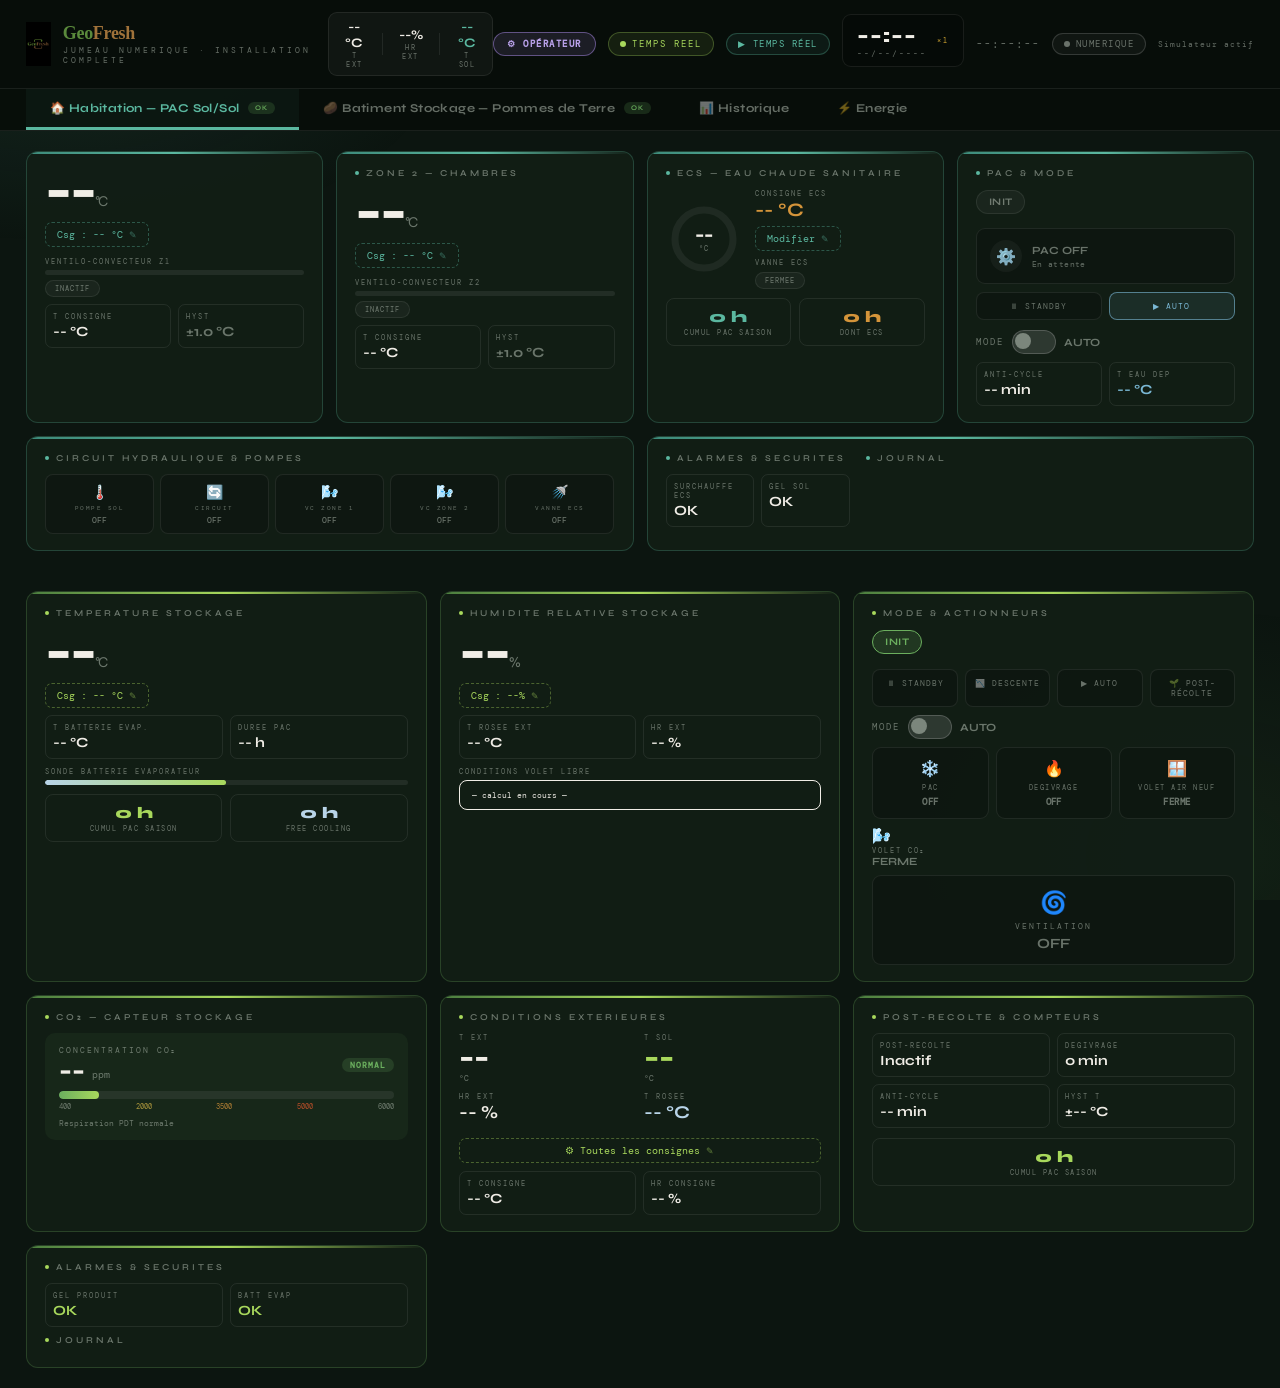
<file: index (2).html>
<!DOCTYPE html>
<html lang="fr">
<head>
<meta charset="UTF-8"/>
<meta name="viewport" content="width=device-width,initial-scale=1.0"/>
<title>GeoFresh — Jumeau Numerique</title>
<link href="https://fonts.googleapis.com/css2?family=Syne:wght@400;600;700;800&family=DM+Mono:wght@300;400;500&display=swap" rel="stylesheet"/>
<style>
:root {
  --bg:#0C1510; --cream:#F0EDE6; --muted:rgba(232,244,229,0.42);
  --panel:rgba(18,30,22,0.95); --bdr:rgba(255,255,255,0.08);
  --ha:#5BB8A0; --hd:#3D8A7A; --hbr:rgba(91,184,160,0.26);
  --hsun:#E8C44A; --hsky:#7AB8D4; --hamb:#D4943A; --herr:#C45A4A;
  --sa:#A8D85C; --sd:#4A7C3F; --sbr:rgba(107,175,94,0.26);
  --sice:#B8D4E8; --samb:#D4A832; --serr:#C4522A;
}
*{margin:0;padding:0;box-sizing:border-box;}
body{background:var(--bg);color:var(--cream);font-family:'DM Mono',monospace;min-height:100vh;overflow-x:hidden;}
body::before{content:'';position:fixed;inset:0;z-index:0;pointer-events:none;
  background:radial-gradient(ellipse 55% 40% at 5% 5%,rgba(61,138,122,.14) 0%,transparent 55%),
             radial-gradient(ellipse 45% 50% at 95% 95%,rgba(74,124,63,.11) 0%,transparent 55%);}
.shell{position:relative;z-index:1;display:grid;grid-template-rows:auto auto 1fr;min-height:100vh;}

/* ── HEADER ── */
header{display:flex;align-items:center;justify-content:space-between;padding:12px 26px;
  border-bottom:1px solid var(--bdr);background:rgba(8,14,10,.98);
  backdrop-filter:blur(18px);position:sticky;top:0;z-index:300;}

/* Logo GeoFresh SVG inline */
.brand{display:flex;align-items:center;gap:12px;}
.logo-svg{width:38px;height:38px;flex-shrink:0;}
.brand-txt .name{font-family:'Syne',sans-serif;font-weight:800;font-size:20px;letter-spacing:-.5px;color:var(--cream);}
.brand-txt .name em{color:var(--sa);font-style:normal;}
.brand-txt .sub{font-size:8px;letter-spacing:3px;color:var(--muted);text-transform:uppercase;margin-top:1px;}

.ext-strip{display:flex;gap:16px;align-items:center;padding:6px 14px;border-radius:9px;
  background:rgba(255,255,255,.04);border:1px solid var(--bdr);}
.ex{text-align:center;}
.exv{font-family:'Syne',sans-serif;font-size:13px;font-weight:700;}
.exl{font-size:7px;letter-spacing:1.5px;color:var(--muted);text-transform:uppercase;}
.sep{width:1px;height:22px;background:var(--bdr);}
.hdr-r{display:flex;align-items:center;gap:12px;}
.speed-btn{display:flex;align-items:center;gap:6px;padding:4px 11px;border-radius:14px;
  font-size:9px;letter-spacing:1.5px;text-transform:uppercase;cursor:pointer;
  border:1px solid;font-family:'DM Mono',monospace;transition:all .2s;}
.speed-btn.normal{background:rgba(91,184,160,.08);border-color:rgba(91,184,160,.3);color:var(--ha);}
.speed-btn.fast{background:rgba(232,196,74,.15);border-color:rgba(232,196,74,.5);color:#E8C44A;animation:pu 1s infinite;}
.beta-btn{display:flex;align-items:center;gap:6px;padding:4px 11px;border-radius:14px;
  font-size:9px;letter-spacing:1.5px;text-transform:uppercase;cursor:pointer;
  border:1px solid;font-family:'DM Mono',monospace;transition:all .3s;}
.beta-off{background:rgba(255,255,255,.04);border-color:rgba(255,255,255,.15);color:var(--muted);}
.beta-on{background:rgba(122,184,212,.15);border-color:rgba(122,184,212,.5);color:#7AB8D4;animation:pu 2s infinite;}
.beta-dot{width:6px;height:6px;border-radius:50%;background:currentColor;}
.esp32-status{font-size:8px;color:var(--muted);letter-spacing:1px;}
.live{display:flex;align-items:center;gap:6px;padding:5px 11px;border-radius:16px;
  font-size:9px;letter-spacing:2px;text-transform:uppercase;
  background:rgba(168,216,92,.09);border:1px solid rgba(168,216,92,.3);color:var(--sa);}
.ldot{width:6px;height:6px;border-radius:50%;background:var(--sa);animation:pu 1.8s ease-in-out infinite;}
@keyframes pu{0%,100%{opacity:1;transform:scale(1)}50%{opacity:.35;transform:scale(.65)}}
#clk{font-size:11px;color:var(--muted);letter-spacing:1px;}

/* ── TABS ── */
.tabbar{display:flex;background:rgba(8,14,10,.97);border-bottom:1px solid var(--bdr);padding:0 26px;}
.tb{display:flex;align-items:center;gap:9px;padding:12px 24px;
  font-family:'Syne',sans-serif;font-size:12px;font-weight:700;letter-spacing:.4px;
  cursor:pointer;border:none;background:none;color:var(--muted);
  border-bottom:3px solid transparent;transition:all .2s;white-space:nowrap;}
.tb:hover{color:var(--cream);}
.tb.ah{color:var(--ha);border-bottom-color:var(--ha);background:rgba(91,184,160,.05);}
.tb.as{color:var(--sa);border-bottom-color:var(--sa);background:rgba(168,216,92,.05);}
.tb.ax{color:#B8A0E8;border-bottom-color:#B8A0E8;background:rgba(184,160,232,.05);}
.tbdg{font-size:7px;padding:2px 7px;border-radius:9px;letter-spacing:1px;text-transform:uppercase;font-weight:600;}
.tok{background:rgba(107,175,94,.18);color:#6BAF5E;}
.twrn{background:rgba(212,168,50,.2);color:#D4A832;}
.tcrit{background:rgba(196,82,42,.28);color:#FF8A6A;animation:ap .8s infinite;}
@keyframes ap{0%,100%{opacity:1}50%{opacity:.4}}

/* ── PANELS ── */
.tc{display:none;}
.module-disabled{opacity:0.35;pointer-events:none;filter:grayscale(0.6);}
.tab-disabled{opacity:0.4;}
.tc.active{display:block;}
#ph{padding:20px 26px;display:grid;grid-template-columns:1fr 1fr 1fr 1fr;gap:13px;}
#ps{padding:20px 26px;display:grid;grid-template-columns:1fr 1fr 1fr;gap:13px;}
#phistory{padding:20px 26px;}

/* ── CARDS ── */
.card{border-radius:12px;padding:16px 18px;position:relative;overflow:hidden;transition:border-color .3s;background:var(--panel);}
.card::before{content:'';position:absolute;top:0;left:0;right:0;height:2px;}
.ch .card{border:1px solid var(--hbr);}
.ch .card::before{background:linear-gradient(90deg,var(--hd),var(--ha),transparent);}
.ch .card:hover{border-color:rgba(91,184,160,.5);}
.cs .card{border:1px solid var(--sbr);}
.cs .card::before{background:linear-gradient(90deg,var(--sd),var(--sa),transparent);}
.cs .card:hover{border-color:rgba(107,175,94,.5);}
.ct{font-family:'Syne',sans-serif;font-size:9px;font-weight:600;letter-spacing:3px;
  text-transform:uppercase;color:var(--muted);margin-bottom:11px;display:flex;align-items:center;gap:7px;}
.ct::before{content:'';display:inline-block;width:4px;height:4px;border-radius:50%;}
.ch .ct::before{background:var(--ha);}
.cs .ct::before{background:var(--sa);}

/* ── METRICS ── */
.mbig{font-family:'Syne',sans-serif;font-weight:800;font-size:46px;line-height:1;letter-spacing:-2px;margin-bottom:3px;}
.mbig .u{font-size:15px;font-weight:400;color:var(--muted);}

/* ── CONSIGNE CLIQUABLE ── */
.csgbtn{display:inline-flex;align-items:center;gap:6px;padding:5px 11px;border-radius:7px;
  font-size:10px;cursor:pointer;border:1px dashed;transition:all .2s;background:transparent;
  font-family:'DM Mono',monospace;margin-top:5px;}
.csgbtn .ei{font-size:9px;opacity:.55;}
.ch .csgbtn{color:var(--ha);border-color:rgba(91,184,160,.38);}
.ch .csgbtn:hover{background:rgba(91,184,160,.1);border-style:solid;}
.cs .csgbtn{color:var(--sa);border-color:rgba(168,216,92,.38);}
.cs .csgbtn:hover{background:rgba(168,216,92,.08);border-style:solid;}

/* ── SWITCH AUTO/MANU ── */
.sw-wrap{display:flex;align-items:center;gap:8px;margin-top:8px;}
.sw-lbl{font-size:9px;letter-spacing:2px;text-transform:uppercase;color:var(--muted);}
.sw{position:relative;width:44px;height:24px;cursor:pointer;}
.sw input{opacity:0;width:0;height:0;position:absolute;}
.sw-track{position:absolute;inset:0;border-radius:12px;background:rgba(255,255,255,.12);
  border:1px solid rgba(255,255,255,.18);transition:all .3s;}
.sw input:checked + .sw-track{background:rgba(212,168,50,.35);border-color:var(--samb);}
.sw-thumb{position:absolute;top:3px;left:3px;width:16px;height:16px;border-radius:50%;
  background:var(--muted);transition:all .3s;}
.sw input:checked ~ .sw-thumb{left:23px;background:var(--samb);}
.sw-val{font-family:'Syne',sans-serif;font-size:11px;font-weight:700;}

/* Commandes manuelles */
.manu-cmds{display:grid;grid-template-columns:1fr 1fr 1fr;gap:7px;margin-top:10px;}
.cmd-btn{padding:9px 6px;border-radius:9px;border:1px solid var(--bdr);background:rgba(0,0,0,.2);
  font-family:'DM Mono',monospace;font-size:9px;letter-spacing:1px;text-transform:uppercase;
  cursor:pointer;transition:all .25s;color:var(--muted);text-align:center;}
.cmd-btn.active{border-color:rgba(212,168,50,.6);background:rgba(212,168,50,.12);color:var(--samb);}
.cmd-btn:hover{color:var(--cream);}

/* ── ACTIONNEURS ── */
.actg{display:grid;grid-template-columns:repeat(3,1fr);gap:7px;margin-top:7px;}
.ai{display:flex;flex-direction:column;align-items:center;gap:4px;padding:10px 6px;
  border-radius:9px;border:1px solid var(--bdr);background:rgba(0,0,0,.18);transition:all .35s;}
.ai.on{border-color:rgba(107,175,94,.55);background:rgba(107,175,94,.1);}
.ai.half{border-color:rgba(212,168,50,.5);background:rgba(212,168,50,.08);}
.ai.off-forced{border-color:rgba(196,82,42,.4);background:rgba(196,82,42,.07);}
.aico{font-size:16px;}
.albl{font-size:7px;letter-spacing:1.5px;text-transform:uppercase;color:var(--muted);text-align:center;}
.ast{font-size:9px;font-weight:600;letter-spacing:.4px;}
.ai.on .ast{color:var(--sa);}
.ai.half .ast{color:var(--samb);}
.ai.off-forced .ast{color:var(--serr);}
.ai:not(.on):not(.half):not(.off-forced) .ast{color:var(--muted);}

/* Ventilateur 3 etats */
.ventblk{display:flex;flex-direction:column;align-items:center;justify-content:center;gap:4px;
  padding:12px;border-radius:9px;border:1px solid var(--bdr);background:rgba(0,0,0,.18);
  margin-top:7px;transition:all .35s;}
.ventblk.voff{border-color:var(--bdr);}
.ventblk.vhalf{border-color:rgba(212,168,50,.5);background:rgba(212,168,50,.08);}
.ventblk.vfull{border-color:rgba(107,175,94,.55);background:rgba(107,175,94,.1);}
.ventblk .vico{font-size:22px;}
.ventblk.vhalf .vico,.ventblk.vfull .vico{animation:spin 2s linear infinite;}
.ventblk.vhalf .vico{animation-duration:3.5s;}
@keyframes spin{to{transform:rotate(360deg);}}
.vlbl{font-size:8px;letter-spacing:2px;color:var(--muted);text-transform:uppercase;}
.vval{font-family:'Syne',sans-serif;font-size:14px;font-weight:700;}
.ventblk.voff .vval{color:var(--muted);}
.ventblk.vhalf .vval{color:var(--samb);}
.ventblk.vfull .vval{color:var(--sa);}

/* ── POMPES ── */
.pmrow{display:flex;gap:6px;flex-wrap:wrap;margin-top:7px;}
.pm{flex:1;min-width:60px;display:flex;flex-direction:column;align-items:center;gap:3px;
  padding:8px 5px;border-radius:8px;border:1px solid var(--bdr);background:rgba(0,0,0,.15);transition:all .35s;}
.pm.on{border-color:rgba(91,184,160,.42);background:rgba(91,184,160,.08);}
.pmico{font-size:14px;}
.pmlbl{font-size:6px;letter-spacing:1.5px;text-transform:uppercase;color:var(--muted);text-align:center;}
.pmst{font-size:8px;font-weight:500;}
.pm.on .pmst{color:var(--ha);}
.pm:not(.on) .pmst{color:var(--muted);}

/* ── MODE BADGE ── */
.mbdg{display:inline-flex;align-items:center;gap:6px;padding:5px 12px;border-radius:18px;
  font-family:'Syne',sans-serif;font-size:10px;font-weight:700;letter-spacing:.4px;
  margin-bottom:7px;transition:all .35s;}
.mph-ECS{background:rgba(212,148,58,.18);color:#D4943A;border:1px solid #D4943A;}
.mph-CHAUF{background:rgba(232,196,74,.12);color:#E8C44A;border:1px solid rgba(232,196,74,.45);}
.mph-CLIM{background:rgba(122,184,212,.18);color:#7AB8D4;border:1px solid #7AB8D4;}
.mph-STAND{background:rgba(255,255,255,.04);color:var(--muted);border:1px solid var(--bdr);}
.mph-ALARM{background:rgba(196,90,74,.2);color:#FF8A7A;border:1px solid #C45A4A;}
.mph-MANU{background:rgba(212,168,50,.2);color:var(--samb);border:1px solid var(--samb);}
.mbs-FROID{background:rgba(184,212,232,.1);color:var(--sice);border:1px solid var(--sice);}
.mbs-SECH{background:rgba(212,168,50,.18);color:var(--samb);border:1px solid var(--samb);}
.mbs-DEGIV{background:rgba(196,82,42,.18);color:#E88A6A;border:1px solid #C4522A;}
.mbs-FREE{background:rgba(74,124,63,.22);color:var(--sa);border:1px solid var(--sa);}
.mbs-MANU{background:rgba(212,168,50,.18);color:var(--samb);border:1px solid var(--samb);}
.mbs-ALARM{background:rgba(196,82,42,.25);color:#FF8A6A;border:1px solid var(--serr);animation:ap .8s infinite;}
.mbs-AUTO{background:rgba(107,175,94,.18);color:#6BAF5E;border:1px solid #6BAF5E;}

/* ── GBAR ── */
.gbar{height:5px;border-radius:3px;background:rgba(255,255,255,.07);overflow:hidden;}
.gfill{height:100%;border-radius:3px;transition:width 1s cubic-bezier(.4,0,.2,1);}

/* ── FC badge -> renomme ventilo-conv ── */
.fcb{display:inline-flex;align-items:center;gap:4px;padding:3px 9px;border-radius:11px;
  font-size:7px;letter-spacing:1px;text-transform:uppercase;margin-top:4px;}
.fcon{background:rgba(91,184,160,.16);color:var(--ha);border:1px solid var(--ha);}
.fcoff{background:rgba(255,255,255,.04);color:var(--muted);border:1px solid var(--bdr);}

/* ── ECS RING ── */
.ecswrap{display:flex;align-items:center;gap:13px;margin-top:3px;}
.ecsring{width:76px;height:76px;position:relative;}
.ecsring svg{transform:rotate(-90deg);}
.ecst{fill:none;stroke:rgba(255,255,255,.06);stroke-width:7;}
.ecsp{fill:none;stroke:var(--hamb);stroke-width:7;stroke-linecap:round;transition:stroke-dashoffset 1.2s;}
.ecsin{position:absolute;inset:0;display:flex;flex-direction:column;align-items:center;justify-content:center;}
.ecsv{font-family:'Syne',sans-serif;font-size:16px;font-weight:800;}
.ecsu{font-size:7px;color:var(--muted);letter-spacing:1px;}

/* ── PAC STATUS ── */
.pacs{display:flex;align-items:center;gap:10px;padding:11px 13px;border-radius:9px;border:1px solid;margin-top:7px;}
.pac-on{border-color:rgba(91,184,160,.45);background:rgba(91,184,160,.07);}
.pac-off{border-color:var(--bdr);background:rgba(0,0,0,.18);}
.pacc{width:32px;height:32px;border-radius:50%;display:flex;align-items:center;justify-content:center;font-size:16px;flex-shrink:0;}
.pac-on .pacc{background:rgba(91,184,160,.14);animation:spin 3s linear infinite;}
.pac-off .pacc{background:rgba(255,255,255,.04);}
.pact{font-family:'Syne',sans-serif;font-size:11px;font-weight:700;}
.pac-on .pact{color:var(--ha);}
.pac-off .pact{color:var(--muted);}
.pacd{font-size:8px;color:var(--muted);margin-top:2px;letter-spacing:.4px;}

/* ── SAISON ── */
.stag{padding:4px 10px;border-radius:14px;font-family:'Syne',sans-serif;font-size:9px;font-weight:700;
  letter-spacing:1px;text-transform:uppercase;display:inline-block;margin-bottom:6px;}
.sc{background:rgba(232,196,74,.12);color:#E8C44A;border:1px solid rgba(232,196,74,.38);}
.sf{background:rgba(122,184,212,.12);color:#7AB8D4;border:1px solid rgba(122,184,212,.38);}

/* ── ALARMES ── */
.apa{padding:9px 12px;border-radius:8px;border:1px solid;font-size:9px;display:flex;align-items:center;gap:8px;margin-top:7px;}
.aok{border-color:rgba(91,184,160,.32);background:rgba(91,184,160,.06);color:var(--ha);}
.awrn{border-color:rgba(212,148,58,.45);background:rgba(212,148,58,.07);color:var(--hamb);}
.acrit{border-color:rgba(196,90,74,.6);background:rgba(196,90,74,.1);color:#FF8A7A;}
.as-ok{border-color:rgba(107,175,94,.32);background:rgba(107,175,94,.06);color:#6BAF5E;}
.as-wrn{border-color:rgba(212,168,50,.45);background:rgba(212,168,50,.07);color:var(--samb);animation:ap 2s infinite;}
.as-crit{border-color:rgba(196,82,42,.6);background:rgba(196,82,42,.1);color:#FF8A6A;animation:ap .8s infinite;}

/* ── EAU ── */
.eaug{display:grid;grid-template-columns:1fr 1fr;gap:9px;margin-top:3px;}
.eauv{font-family:'Syne',sans-serif;font-size:22px;font-weight:700;}
.eaul{font-size:7px;letter-spacing:2px;text-transform:uppercase;color:var(--muted);margin-top:1px;}
.eaub{height:3px;border-radius:2px;background:rgba(255,255,255,.06);margin-top:5px;overflow:hidden;}
.eauf{height:100%;border-radius:2px;background:linear-gradient(90deg,var(--hsky),var(--ha));transition:width 1s;}

/* ── STATS MINI ── */
.sg{display:grid;grid-template-columns:1fr 1fr;gap:7px;margin-top:7px;}
.si{padding:7px;border-radius:7px;border:1px solid var(--bdr);}
.sl{font-size:7px;letter-spacing:2px;color:var(--muted);text-transform:uppercase;}
.sv{font-family:'Syne',sans-serif;font-size:14px;font-weight:700;margin-top:2px;}

/* ── CUMUL PAC ── */
.cumul-strip{display:flex;gap:8px;margin-top:9px;flex-wrap:wrap;}
.cumul-it{flex:1;min-width:70px;padding:8px;border-radius:8px;border:1px solid var(--bdr);text-align:center;}
.cumul-v{font-family:'Syne',sans-serif;font-size:16px;font-weight:800;}
.cumul-l{font-size:7px;letter-spacing:1.5px;text-transform:uppercase;color:var(--muted);margin-top:2px;}

/* ── LOG ── */
.logl{max-height:100px;overflow-y:auto;scrollbar-width:none;}
.logl::-webkit-scrollbar{display:none;}
.le{display:flex;gap:8px;padding:4px 0;border-bottom:1px solid rgba(255,255,255,.04);font-size:8px;}
.lt{color:var(--muted);min-width:50px;}
.lm{flex:1;}
.log-lvl-2 .lm{color:#D4A832;}
.log-lvl-3 .lm{color:#FF8A6A;}

/* ── CO2 ── */
.co2-wrap{margin-top:10px;padding:12px 14px;border-radius:10px;border:1px solid var(--border);background:rgba(0,0,0,.16);transition:all .4s;}
.co2-wrap.co2-ok    {border-color:rgba(107,175,94,.4); background:rgba(107,175,94,.07);}
.co2-wrap.co2-info  {border-color:rgba(232,196,74,.45);background:rgba(232,196,74,.07);}
.co2-wrap.co2-alerte{border-color:rgba(212,148,58,.6); background:rgba(212,148,58,.09);animation:apx 2s infinite;}
.co2-wrap.co2-crit  {border-color:rgba(196,82,42,.7);  background:rgba(196,82,42,.12); animation:apx .7s infinite;}
.co2-header{display:flex;align-items:center;justify-content:space-between;margin-bottom:7px;}
.co2-lbl{font-size:8px;letter-spacing:2px;text-transform:uppercase;color:var(--muted);}
.co2-val{font-family:'Syne',sans-serif;font-size:22px;font-weight:800;}
.co2-unit{font-size:10px;color:var(--muted);margin-left:3px;}
.co2-badge{font-size:8px;padding:2px 8px;border-radius:8px;font-weight:700;letter-spacing:1px;text-transform:uppercase;}
.co2-bar-track{height:8px;border-radius:4px;background:rgba(255,255,255,.07);overflow:hidden;position:relative;}
.co2-bar-fill{height:100%;border-radius:4px;transition:width 1.2s cubic-bezier(.4,0,.2,1);}
.co2-ticks{display:flex;justify-content:space-between;margin-top:3px;}
.co2-tick{font-size:7px;color:var(--muted);}

/* ── HORLOGE TIMELAPSE ── */
.sim-clock{display:flex;align-items:center;gap:10px;padding:8px 14px;border-radius:9px;
  background:rgba(0,0,0,.2);border:1px solid var(--bdr);margin-bottom:8px;}
.sim-time{font-family:'Syne',sans-serif;font-size:20px;font-weight:800;letter-spacing:1px;color:var(--cream);}
.sim-date{font-size:8px;letter-spacing:2px;color:var(--muted);text-transform:uppercase;}
.sim-speed-lbl{font-size:7px;letter-spacing:2px;color:var(--samb);text-transform:uppercase;margin-left:auto;}

/* Boutons mode stockage */
.mode-btns{display:flex;gap:7px;margin-top:8px;}
.mode-btn{flex:1;padding:8px 6px;border-radius:8px;border:1px solid var(--bdr);
  background:rgba(0,0,0,.18);cursor:pointer;font-family:'DM Mono',monospace;
  font-size:8px;letter-spacing:1px;text-transform:uppercase;color:var(--muted);
  text-align:center;transition:all .2s;}
.mode-btn:hover{color:var(--cream);}
.mode-btn.active-standby{border-color:rgba(212,168,50,.6);background:rgba(212,168,50,.1);color:var(--samb);}
.mode-btn.active-descente{border-color:rgba(122,184,212,.6);background:rgba(122,184,212,.1);color:var(--hsky);}
.mode-btn.active-pr{border-color:rgba(168,216,92,.6);background:rgba(168,216,92,.08);color:var(--sa);}
/* Header figé */
header{position:sticky;top:0;z-index:300;}
.hdr-r{flex-wrap:nowrap;white-space:nowrap;}
.speed-btn{white-space:nowrap;}
.sim-clock{flex-shrink:0;}

/* ── SPANS ── */
.s2{grid-column:span 2;}.s3{grid-column:span 3;}.s4{grid-column:span 4;}

/* ── HISTORIQUE ── */
.hist-toolbar{display:flex;align-items:center;gap:12px;margin-bottom:18px;flex-wrap:wrap;}
.hist-select{background:rgba(255,255,255,.06);border:1px solid var(--bdr);border-radius:8px;
  padding:8px 12px;color:var(--cream);font-family:'DM Mono',monospace;font-size:12px;}
.hist-select:focus{outline:none;border-color:var(--ha);}
.hist-range-lbl{font-size:9px;letter-spacing:2px;text-transform:uppercase;color:var(--muted);}
.hist-card{background:var(--panel);border-radius:12px;border:1px solid var(--bdr);padding:20px;margin-bottom:14px;}
.hist-title{font-family:'Syne',sans-serif;font-size:11px;font-weight:700;letter-spacing:2px;
  text-transform:uppercase;color:var(--muted);margin-bottom:12px;}
.hist-table{width:100%;border-collapse:collapse;font-size:11px;}
.hist-table th{text-align:left;font-size:8px;letter-spacing:2px;text-transform:uppercase;
  color:var(--muted);padding:6px 8px;border-bottom:1px solid var(--bdr);}
.hist-table td{padding:8px;border-bottom:1px solid rgba(255,255,255,.04);color:var(--cream);}
.hist-table tr:hover td{background:rgba(255,255,255,.03);}
.hist-empty{text-align:center;padding:40px;color:var(--muted);font-size:11px;}
.hist-chart{width:100%;height:180px;position:relative;margin-top:8px;}
canvas.hc{width:100%!important;height:180px!important;}
.hist-stats-grid{display:grid;grid-template-columns:repeat(4,1fr);gap:10px;margin-bottom:14px;}
.hstat{background:var(--panel);border:1px solid var(--bdr);border-radius:10px;padding:14px;text-align:center;}
.hstat-v{font-family:'Syne',sans-serif;font-size:24px;font-weight:800;}
.hstat-l{font-size:8px;letter-spacing:2px;text-transform:uppercase;color:var(--muted);margin-top:3px;}

/* ── MODALE ── */
.overlay{display:none;position:fixed;inset:0;z-index:500;background:rgba(0,0,0,.72);
  align-items:center;justify-content:center;}
.overlay.open{display:flex;}
.modal{background:#0f1c14;border-radius:14px;padding:26px 30px;width:400px;max-width:92vw;
  border:1px solid rgba(255,255,255,.13);box-shadow:0 20px 50px rgba(0,0,0,.55);}
.mtitle{font-family:'Syne',sans-serif;font-size:15px;font-weight:800;margin-bottom:18px;
  display:flex;align-items:center;justify-content:space-between;color:var(--cream);}
.mclose{cursor:pointer;font-size:18px;color:var(--muted);background:none;border:none;padding:0;}
.mclose:hover{color:var(--cream);}
.mfield{margin-bottom:14px;}
.mfield label{display:block;font-size:8px;letter-spacing:2px;text-transform:uppercase;color:var(--muted);margin-bottom:5px;}
.mfield input[type=number],.mfield select{width:100%;background:rgba(255,255,255,.07);
  border:1px solid rgba(255,255,255,.15);border-radius:7px;padding:9px 11px;
  color:var(--cream);font-family:'DM Mono',monospace;font-size:12px;}
.mfield input:focus,.mfield select:focus{outline:none;border-color:var(--ha);}
.msep{height:1px;background:rgba(255,255,255,.08);margin:12px 0;}
.mbtns{display:flex;gap:9px;margin-top:18px;}
.mbcancel{flex:1;padding:10px;border-radius:8px;border:1px solid var(--bdr);background:transparent;
  color:var(--muted);font-family:'Syne',sans-serif;font-size:11px;font-weight:700;cursor:pointer;}
.mbcancel:hover{color:var(--cream);}
.mbsave{flex:2;padding:10px;border-radius:8px;border:none;font-family:'Syne',sans-serif;
  font-size:11px;font-weight:700;cursor:pointer;}
.mbsave:hover{opacity:.85;}
.mbsave-h{background:var(--ha);color:#04181200;}
</style>
</head>
<body>
<div class="shell">

<!-- ══ HEADER ════════════════════════════════════════════ -->
<header>
  <div class="brand">
    <img src="[data-uri]" alt="GeoFresh" style="height:44px;width:auto;flex-shrink:0;"/>
    <div class="brand-txt">
      <div class="name" style="font-family:'Georgia',serif;font-size:18px;letter-spacing:-.3px;">
        <span style="color:#5A8A3C">Geo</span><span style="color:#A0723A">Fresh</span>
      </div>
      <div class="sub">Jumeau Numerique · Installation Complete</div>
    </div>
  </div>

  <div class="ext-strip">
    <div class="ex"><div class="exv" id="hdr-text">--°C</div><div class="exl">T ext</div></div>
    <div class="sep"></div>
    <div class="ex"><div class="exv" id="hdr-hr">--%</div><div class="exl">HR ext</div></div>
    <div class="sep"></div>
    <div class="ex"><div class="exv" id="hdr-sol" style="color:var(--ha)">--°C</div><div class="exl">T sol</div></div>

  </div>

  <div class="hdr-r">
    <a href="operateur.html" style="display:flex;align-items:center;gap:6px;padding:5px 13px;border-radius:14px;font-size:9px;letter-spacing:1.5px;text-transform:uppercase;border:1px solid rgba(155,127,212,.55);background:rgba(155,127,212,.14);color:#B8A0E8;text-decoration:none;font-family:'DM Mono',monospace;font-weight:600;" title="Panneau opérateur">⚙ Opérateur</a>
    <div class="live"><div class="ldot"></div>Temps reel</div>
    <button class="speed-btn normal" id="speed-btn" onclick="toggleSpeed()" title="Accélérer le rafraîchissement">
      ▶ Temps réel
    </button>
    <div class="sim-clock">
      <div>
        <div class="sim-time" id="sim-time">--:--</div>
        <div class="sim-date" id="sim-date">--/--/----</div>
      </div>
      <div class="sim-speed-lbl" id="sim-speed-lbl">×1</div>
    </div>
    <div id="clk">--:--:--</div>
    <button class="beta-btn beta-off" id="beta-btn" onclick="toggleBeta()" title="Basculer mode ESP32 reel / Simulateur">
      <div class="beta-dot"></div><span id="beta-label">NUMERIQUE</span>
    </button>
    <div class="esp32-status" id="esp32-status">Simulateur actif</div>
  </div>
</header>

<!-- ══ TABS ═══════════════════════════════════════════════ -->
<div class="tabbar">
  <button class="tb ah" id="tbh">
    🏠 Habitation — PAC Sol/Sol
    <span class="tbdg tok" id="badge-h">OK</span>
  </button>
  <button class="tb" id="tbs">
    🥔 Batiment Stockage — Pommes de Terre
    <span class="tbdg tok" id="badge-s">OK</span>
  </button>
  <button class="tb" id="tbx">
    📊 Historique
  </button>
  <button class="tb" id="tbe">
    ⚡ Energie
  </button>
</div>

<!-- ══════════════════════════════════════════════════════
     PANEL HABITATION
══════════════════════════════════════════════════════ -->
<div class="tc active ch" id="ph">
  <!-- Bannière module désactivé -->
  <div id="hab-disabled-banner" style="display:none;margin-bottom:16px;padding:12px 16px;background:rgba(66,97,74,.15);border:1px solid rgba(66,97,74,.4);border-radius:10px;color:var(--muted);font-size:11px;text-align:center;">⊘ Module Habitation désactivé — <a href="operateur.html" style="color:var(--sa);text-decoration:none;">Activer dans le panneau Opérateur →</a></div>

  <!-- Zone 1 -->
  <div class="card" id="card-z1z2"jour</div>
    <div class="mbig" id="h-z1">--<span class="u">°C</span></div>
    <button class="csgbtn" onclick="openModal('hab','z1')" id="h-csgz1-btn">Csg : -- °C <span class="ei">✎</span></button>
    <div style="margin-top:10px;">
      <div style="font-size:7px;letter-spacing:2px;color:var(--muted);text-transform:uppercase">Ventilo-convecteur Z1</div>
      <div class="gbar" style="margin-top:4px;"><div class="gfill" id="h-vc1-fill" style="width:12%"></div></div>
    </div>
    <div class="fcb fcoff" id="h-vc1-b">Inactif</div>
    <div class="sg">
      <div class="si"><div class="sl">T consigne</div><div class="sv" id="h-csgz1-v">-- °C</div></div>
      <div class="si"><div class="sl">Hyst</div><div class="sv" style="color:var(--muted)">±1.0 °C</div></div>
    </div>
  </div>

  <!-- Zone 2 -->
  <div class="card">
    <div class="ct">Zone 2 — Chambres</div>
    <div class="mbig" id="h-z2">--<span class="u">°C</span></div>
    <button class="csgbtn" onclick="openModal('hab','z2')" id="h-csgz2-btn">Csg : -- °C <span class="ei">✎</span></button>
    <div style="margin-top:10px;">
      <div style="font-size:7px;letter-spacing:2px;color:var(--muted);text-transform:uppercase">Ventilo-convecteur Z2</div>
      <div class="gbar" style="margin-top:4px;"><div class="gfill" id="h-vc2-fill" style="width:12%"></div></div>
    </div>
    <div class="fcb fcoff" id="h-vc2-b">Inactif</div>
    <div class="sg">
      <div class="si"><div class="sl">T consigne</div><div class="sv" id="h-csgz2-v">-- °C</div></div>
      <div class="si"><div class="sl">Hyst</div><div class="sv" style="color:var(--muted)">±1.0 °C</div></div>
    </div>
  </div>

  <!-- ECS -->
  <div class="card" id="card-hab-ecs">
    <div class="ct">ECS — Eau Chaude Sanitaire</div>
    <div class="ecswrap">
      <div class="ecsring">
        <svg viewBox="0 0 76 76" width="76" height="76">
          <circle class="ecst" cx="38" cy="38" r="29"/>
          <circle class="ecsp" id="h-ecsp" cx="38" cy="38" r="29" stroke-dasharray="182" stroke-dashoffset="182"/>
        </svg>
        <div class="ecsin"><div class="ecsv" id="h-ecs-v">--</div><div class="ecsu">°C</div></div>
      </div>
      <div>
        <div style="font-size:7px;letter-spacing:2px;color:var(--muted);text-transform:uppercase">Consigne ECS</div>
        <div style="font-family:'Syne';font-size:19px;font-weight:700;color:var(--hamb)" id="h-csgecs-v">-- °C</div>
        <button class="csgbtn" style="margin-top:5px;" onclick="openModal('hab','ecs')">Modifier <span class="ei">✎</span></button>
        <div style="margin-top:7px;font-size:7px;letter-spacing:2px;color:var(--muted);text-transform:uppercase">Vanne ECS</div>
        <div class="fcb fcoff" id="h-vanne-b" style="margin-top:3px;">Fermee</div>
      </div>
    </div>
    <!-- Cumul PAC saison -->
    <div class="cumul-strip">
      <div class="cumul-it">
        <div class="cumul-v" id="h-cumul-h" style="color:var(--ha)">0 h</div>
        <div class="cumul-l">Cumul PAC saison</div>
      </div>
      <div class="cumul-it">
        <div class="cumul-v" id="h-cumul-ecs" style="color:var(--hamb)">0 h</div>
        <div class="cumul-l">Dont ECS</div>
      </div>
    </div>
  </div>

  <!-- PAC + Mode + Switch AUTO/MANU -->
  <div class="card">
    <div class="ct">PAC & Mode</div>
    <div class="mbdg mph-STAND" id="h-mode">INIT</div>

    <div class="pacs pac-off" id="h-pac">
      <div class="pacc">⚙️</div>
      <div><div class="pact" id="h-pact">PAC OFF</div><div class="pacd" id="h-pacd">En attente</div></div>
    </div>
    <!-- Bouton STANDBY habitation -->
    <div class="mode-btns" style="margin-top:8px;">
      <div class="mode-btn" id="h-btn-standby" onclick="toggleStandbyHab()" title="PAC OFF — zones dérivent vers T_ext">
        ⏸ STANDBY
      </div>
      <div class="mode-btn active-descente" id="h-btn-auto" onclick="toggleStandbyHab('auto')" title="Mode automatique">
        ▶ AUTO
      </div>
    </div>
    <!-- Switch AUTO / MANU -->
    <div class="sw-wrap" style="margin-top:10px;">
      <span class="sw-lbl">Mode</span>
      <label class="sw" title="Basculer Auto/Manu">
        <input type="checkbox" id="h-sw-manu" onchange="toggleManu('hab')"/>
        <div class="sw-track"></div>
        <div class="sw-thumb"></div>
      </label>
      <span class="sw-val" id="h-sw-lbl" style="color:var(--muted)">AUTO</span>
    </div>
    <!-- Commandes manuelles (masquees si AUTO) -->
    <div id="h-manu-cmds" style="display:none;margin-top:8px;">
      <div style="font-size:7px;letter-spacing:2px;color:var(--samb);text-transform:uppercase;margin-bottom:6px;">Commandes manuelles</div>
      <div class="manu-cmds">
        <div class="cmd-btn" id="h-cmd-pac" onclick="toggleCmd('hab','pac')">❄️ PAC</div>
        <div class="cmd-btn" id="h-cmd-vc1" onclick="toggleCmd('hab','vc1')">🌬 VC Z1</div>
        <div class="cmd-btn" id="h-cmd-vc2" onclick="toggleCmd('hab','vc2')">🌬 VC Z2</div>
      </div>
    </div>
    <div class="sg" style="margin-top:8px;">
      <div class="si"><div class="sl">Anti-cycle</div><div class="sv" id="h-acc">-- min</div></div>
      <div class="si"><div class="sl">T eau dep</div><div class="sv" style="color:var(--hsky)" id="h-dep">-- °C</div></div>
    </div>
  </div>

  <!-- Circuit hydraulique + Pompes -->
  <div class="card s2">
    <div class="ct">Circuit hydraulique & Pompes</div>
    <div class="pmrow">
      <div class="pm" id="h-ps"><div class="pmico">🌡️</div><div class="pmlbl">Pompe Sol</div><div class="pmst" id="h-ps-s">OFF</div></div>
      <div class="pm" id="h-pc"><div class="pmico">🔄</div><div class="pmlbl">Circuit</div><div class="pmst" id="h-pc-s">OFF</div></div>
      <div class="pm" id="h-p1"><div class="pmico">🌬️</div><div class="pmlbl">VC Zone 1</div><div class="pmst" id="h-p1-s">OFF</div></div>
      <div class="pm" id="h-p2"><div class="pmico">🌬️</div><div class="pmlbl">VC Zone 2</div><div class="pmst" id="h-p2-s">OFF</div></div>
      <div class="pm" id="h-pe"><div class="pmico">🚿</div><div class="pmlbl">Vanne ECS</div><div class="pmst" id="h-pe-s">OFF</div></div>
    </div>
  </div>

  <!-- Securites + Alarmes -->
  <div class="card s2">
    <div style="display:grid;grid-template-columns:1fr 2fr;gap:16px;">
      <div>
        <div class="ct">Alarmes & Securites</div>

        <div class="sg" style="margin-top:8px;">
          <div class="si"><div class="sl">Surchauffe ECS</div><div class="sv" id="h-ecsmax">OK</div></div>
          <div class="si"><div class="sl">Gel sol</div><div class="sv" id="h-gel">OK</div></div>
        </div>
      </div>
      <div>
        <div class="ct">Journal</div>
        <div class="logl" id="h-log"></div>
      </div>
    </div>
  </div>

</div><!-- /ph -->

<!-- ══════════════════════════════════════════════════════
     PANEL STOCKAGE
══════════════════════════════════════════════════════ -->
<div class="tc cs" id="ps">

  <!-- Temperature -->
  <div class="card">
    <div class="ct">Temperature Stockage</div>
    <div class="mbig" id="s-ts">--<span class="u">°C</span></div>
    <button class="csgbtn" onclick="openModal('sto','t')" id="s-csgt-btn">Csg : -- °C <span class="ei">✎</span></button>
    <div class="sg">
      <div class="si"><div class="sl">T batterie evap.</div><div class="sv" id="s-batt">-- °C</div></div>
      <div class="si"><div class="sl">Duree PAC</div><div class="sv" id="s-dpac">-- h</div></div>
    </div>
    <!-- Sonde batterie -->
    <div style="margin-top:8px;">
      <div style="font-size:7px;letter-spacing:2px;color:var(--muted);text-transform:uppercase;margin-bottom:4px;">Sonde batterie evaporateur</div>
      <div class="gbar"><div class="gfill" id="s-batt-fill" style="width:50%;background:linear-gradient(90deg,var(--sice),var(--sa))"></div></div>
    </div>
    <!-- Cumul PAC saison -->
    <div class="cumul-strip">
      <div class="cumul-it">
        <div class="cumul-v" id="s-cumul-h" style="color:var(--sa)">0 h</div>
        <div class="cumul-l">Cumul PAC saison</div>
      </div>
      <div class="cumul-it">
        <div class="cumul-v" id="s-cumul-fc" style="color:var(--sice)">0 h</div>
        <div class="cumul-l">Free cooling</div>
      </div>
    </div>
  </div>

  <!-- Humidite -->
  <div class="card">
    <div class="ct">Humidite Relative Stockage</div>
    <div class="mbig" id="s-hr">--<span class="u">%</span></div>
    <button class="csgbtn" onclick="openModal('sto','hr')" id="s-csghr-btn">Csg : --% <span class="ei">✎</span></button>
    <div class="sg">
      <div class="si"><div class="sl">T rosee ext</div><div class="sv" id="s-rosee">-- °C</div></div>
      <div class="si"><div class="sl">HR ext</div><div class="sv" id="s-hrext">-- %</div></div>
    </div>
    <div style="margin-top:8px;">
      <div style="font-size:7px;letter-spacing:2px;color:var(--muted);text-transform:uppercase;margin-bottom:4px;">Conditions volet libre</div>
      <div class="apa" id="s-volet-cond" style="margin-top:0;font-size:8px;">
        <span id="s-volet-reason">— calcul en cours —</span>
      </div>
    </div>
  </div>

  <!-- Mode + Actionneurs + Switch AUTO/MANU -->
  <div class="card">
    <div class="ct">Mode & Actionneurs</div>
    <div class="mbdg mbs-AUTO" id="s-mode">INIT</div>
    <!-- Boutons STANDBY et DESCENTE -->
    <div class="mode-btns">
      <div class="mode-btn" id="btn-standby" onclick="toggleModeStockage('standby')" title="PAC OFF — ventilation cyclique seule">
        ⏸ STANDBY
      </div>
      <div class="mode-btn" id="btn-descente" onclick="toggleModeStockage('descente')" title="-1°C/jour depuis T ambiante">
        📉 DESCENTE
      </div>
      <div class="mode-btn" id="btn-auto-sto" onclick="toggleModeStockage('auto')" title="Mode automatique normal">
        ▶ AUTO
      </div>
      <div class="mode-btn" id="btn-pr" onclick="toggleModeStockage('pr')" title="Post-récolte : cicatrisation + descente">
        🌱 POST-RÉCOLTE
      </div>
    </div>
    <!-- T cible descente -->
    <div id="descente-info" style="display:none;margin-top:6px;padding:7px 10px;border-radius:7px;border:1px solid rgba(122,184,212,.4);background:rgba(122,184,212,.07);font-size:9px;">
      <span style="color:var(--muted)">T cible descente :</span>
      <span style="color:var(--hsky);font-family:'Syne',sans-serif;font-weight:700;" id="t-cible-descente">-- °C</span>
      <span style="color:var(--muted);margin-left:8px;">(-1°C/24h)</span>
    </div>

    <!-- Switch AUTO / MANU -->
    <div class="sw-wrap">
      <span class="sw-lbl">Mode</span>
      <label class="sw" title="Basculer Auto/Manu">
        <input type="checkbox" id="s-sw-manu" onchange="toggleManu('sto')"/>
        <div class="sw-track"></div>
        <div class="sw-thumb"></div>
      </label>
      <span class="sw-val" id="s-sw-lbl" style="color:var(--muted)">AUTO</span>
    </div>
    <!-- Commandes manuelles -->
    <div id="s-manu-cmds" style="display:none;margin-top:8px;">
      <div style="font-size:7px;letter-spacing:2px;color:var(--samb);text-transform:uppercase;margin-bottom:6px;">Commandes manuelles</div>
      <div class="manu-cmds">
        <div class="cmd-btn" id="s-cmd-pac"   onclick="toggleCmd('sto','pac')">❄️ PAC</div>
        <div class="cmd-btn" id="s-cmd-volet" onclick="toggleCmd('sto','volet')">🪟 Volet</div>
        <div class="cmd-btn" id="s-cmd-vent"  onclick="toggleCmd('sto','vent')">🌀 Ventil.</div>
      </div>
    </div>

    <div class="actg" style="margin-top:8px;">
      <div class="ai" id="s-pac"><div class="aico">❄️</div><div class="albl">PAC</div><div class="ast" id="s-pac-s">OFF</div></div>
      <div class="ai" id="s-degiv"><div class="aico">🔥</div><div class="albl">Degivrage</div><div class="ast" id="s-degiv-s">OFF</div></div>
      <div class="ai" id="s-reg"><div class="aico">🪟</div><div class="albl">Volet air neuf</div><div class="ast" id="s-reg-s">FERME</div></div>
    </div>
    <!-- Volet CO2 dédié -->
    <div class="volet-it" id="s-volet-co2" style="margin-top:7px;">
      <div style="font-size:15px;">🌬️</div>
      <div style="font-size:7px;letter-spacing:2px;text-transform:uppercase;color:var(--muted);flex:1">Volet CO&#x2082;</div>
      <div style="font-family:'Syne',sans-serif;font-size:11px;font-weight:700;color:var(--muted)" id="s-volet-co2-v">FERME</div>
    </div>

    <!-- Ventilation 3 etats -->
    <div class="ventblk voff" id="s-vblk">
      <div class="vico" id="s-vico">🌀</div>
      <div class="vlbl">Ventilation</div>
      <div class="vval" id="s-vval">OFF</div>
    </div>
  </div>

  <!-- CO2 STOCKAGE -->
  <div class="card">
    <div class="ct">CO&#x2082; &mdash; Capteur Stockage</div>
    <div class="co2-wrap co2-ok" id="s-co2-wrap">
      <div class="co2-header">
        <div>
          <div class="co2-lbl">Concentration CO&#x2082;</div>
          <div style="display:flex;align-items:baseline;gap:4px;margin-top:3px;">
            <span class="co2-val" id="s-co2-val">--</span>
            <span class="co2-unit">ppm</span>
          </div>
        </div>
        <div class="co2-badge" id="s-co2-badge" style="background:rgba(107,175,94,.18);color:#6BAF5E">NORMAL</div>
      </div>
      <div class="co2-bar-track">
        <div class="co2-bar-fill" id="s-co2-fill" style="width:12%;background:linear-gradient(90deg,#6BAF5E,#A8D85C)"></div>
      </div>
      <div class="co2-ticks">
        <span class="co2-tick">400</span>
        <span class="co2-tick" style="color:rgba(232,196,74,.7)">2000</span>
        <span class="co2-tick" style="color:rgba(212,148,58,.8)">3500</span>
        <span class="co2-tick" style="color:rgba(196,82,42,.9)">5000</span>
        <span class="co2-tick">6000</span>
      </div>
      <div style="margin-top:7px;font-size:8px;color:var(--muted)" id="s-co2-action">Respiration PDT normale</div>
    </div>
  </div>

  <!-- Conditions ext + consignes -->
  <div class="card">
    <div class="ct">Conditions exterieures</div>
    <div style="display:grid;grid-template-columns:1fr 1fr;gap:9px;margin-top:3px;">
      <div><div class="sl">T ext</div><div style="font-family:'Syne';font-size:26px;font-weight:800;" id="s-text">--</div><div style="font-size:8px;color:var(--muted)">°C</div></div>
      <div><div class="sl">T sol</div><div style="font-family:'Syne';font-size:26px;font-weight:800;color:var(--sa);" id="s-tsol">--</div><div style="font-size:8px;color:var(--muted)">°C</div></div>
      <div><div class="sl">HR ext</div><div style="font-family:'Syne';font-size:18px;font-weight:700;" id="s-hr2">-- %</div></div>
      <div><div class="sl">T rosee</div><div style="font-family:'Syne';font-size:18px;font-weight:700;color:var(--sice);" id="s-tros2">-- °C</div></div>
    </div>
    <div style="margin-top:10px;">
      <button class="csgbtn" style="width:100%;justify-content:center;" onclick="openModal('sto','all')">
        ⚙ Toutes les consignes <span class="ei">✎</span>
      </button>
    </div>
    <div class="sg" style="margin-top:8px;">
      <div class="si"><div class="sl">T consigne</div><div class="sv" id="s-cv">-- °C</div></div>
      <div class="si"><div class="sl">HR consigne</div><div class="sv" id="s-hrv">-- %</div></div>
    </div>
  </div>

  <!-- Post-recolte + compteurs -->
  <div class="card">
    <div class="ct">Post-recolte & Compteurs</div>
    <div class="sg">
      <div class="si"><div class="sl">Post-recolte</div><div class="sv" id="s-pr">Inactif</div></div>
      <div class="si"><div class="sl">Degivrage</div><div class="sv" id="s-deg">0 min</div></div>
      <div class="si"><div class="sl">Anti-cycle</div><div class="sv" id="s-acc">-- min</div></div>
      <div class="si"><div class="sl">Hyst T</div><div class="sv" id="s-hyst">±-- °C</div></div>
    </div>
    <div class="cumul-strip" style="margin-top:10px;">
      <div class="cumul-it">
        <div class="cumul-v" id="s-cumul-h2" style="color:var(--sa)">0 h</div>
        <div class="cumul-l">Cumul PAC saison</div>
      </div>
    </div>
  </div>

  <!-- Alarmes -->
  <div class="card">
    <div class="ct">Alarmes & Securites</div>

    <div class="sg" style="margin-top:8px;">
      <div class="si"><div class="sl">Gel produit</div><div class="sv" style="color:var(--sa)" id="s-gel">OK</div></div>
      <div class="si"><div class="sl">Batt evap</div><div class="sv" style="color:var(--sa)" id="s-battok">OK</div></div>
    </div>
    <div style="margin-top:8px;"><div class="ct" style="margin-bottom:6px;">Journal</div><div class="logl" id="s-log"></div></div>
  </div>

</div><!-- /ps -->

<!-- ══════════════════════════════════════════════════════
     PANEL HISTORIQUE
══════════════════════════════════════════════════════ -->
<div class="tc" id="phistory">
  <div class="hist-toolbar">
    <select class="hist-select" id="hist-bat" onchange="loadHistory()">
      <option value="hab">🏠 Habitation — PAC Sol/Sol</option>
      <option value="sto">🥔 Batiment de Stockage</option>
    </select>
    <span class="hist-range-lbl">Periode :</span>
    <select class="hist-select" id="hist-range" onchange="loadHistory()">
      <option value="1h">1 heure</option>
      <option value="6h">6 heures</option>
      <option value="24h" selected>24 heures</option>
      <option value="7d">7 jours</option>
      <option value="10d">10 jours</option>
      <option value="30d">30 jours</option>
      <option value="saison">Saison complete</option>
    </select>
    <button class="csgbtn" style="border-style:solid;color:var(--sa);border-color:rgba(168,216,92,.4);" onclick="loadHistory()">↻ Actualiser</button>
  </div>

  <!-- Stats globales -->
  <div class="hist-stats-grid" id="hist-stats">
    <div class="hstat"><div class="hstat-v" id="hs-cumul" style="color:var(--sa)">0 h</div><div class="hstat-l">Cumul PAC saison</div></div>
    <div class="hstat"><div class="hstat-v" id="hs-tmoy" style="color:var(--cream)">-- °C</div><div class="hstat-l">T moy periode</div></div>
    <div class="hstat"><div class="hstat-v" id="hs-alarmes" style="color:var(--samb)">0</div><div class="hstat-l">Alarmes declenchees</div></div>
    <div class="hstat"><div class="hstat-v" id="hs-modes" style="color:var(--sice)">--</div><div class="hstat-l">Mode dominant</div></div>
  </div>

  <!-- Chart mini -->
  <div class="hist-card">
    <div class="hist-title" id="hist-chart-title">Evolution temperature — 24h</div>
    <div class="hist-chart"><canvas class="hc" id="hist-canvas"></canvas></div>
  </div>

  <!-- Tableau evenements -->
  <div class="hist-card">
    <div class="hist-title">Evenements & changements de mode</div>
    <div id="hist-table-wrap">
      <div class="hist-empty" id="hist-empty">Connexion Supabase requise pour l'historique en temps reel.<br>En mode demo, les donnees sont simulees.</div>
      <table class="hist-table" id="hist-table" style="display:none;">
        <thead><tr><th>Horodatage</th><th>Mode</th><th>T stock / T int</th><th>HR / ECS</th><th>PAC</th><th>Alarme</th></tr></thead>
        <tbody id="hist-tbody"></tbody>
      </table>
    </div>
  </div>
</div><!-- /phistory -->

</div><!-- /phistory -->

<!-- ══ PANEL ENERGIE ══════════════════════════════════════ -->
<div class="tc" id="pe">
  <div style="display:grid;grid-template-columns:1fr 1fr;gap:14px;padding:14px;">

    <!-- PAC Stockage -->
    <div class="card">
      <div class="ct">Stockage — PAC Sol/Sol 30kW</div>
      <div style="display:flex;gap:10px;flex-wrap:wrap;margin-top:10px;">
        <div style="flex:1;min-width:90px;text-align:center;padding:10px;background:rgba(0,0,0,.15);border-radius:8px;border:1px solid var(--bdr)">
          <div style="font-family:'Syne',sans-serif;font-size:20px;font-weight:800;color:var(--cream)" id="e-sto-h">--</div>
          <div style="font-size:8px;letter-spacing:1.5px;color:var(--muted);text-transform:uppercase;margin-top:4px">Heures PAC</div>
        </div>
        <div style="flex:1;min-width:90px;text-align:center;padding:10px;background:rgba(0,0,0,.15);border-radius:8px;border:1px solid var(--bdr)">
          <div style="font-family:'Syne',sans-serif;font-size:20px;font-weight:800;color:var(--cream)" id="e-sto-kwh">--</div>
          <div style="font-size:8px;letter-spacing:1.5px;color:var(--muted);text-transform:uppercase;margin-top:4px">kWh consommes</div>
        </div>
        <div style="flex:1;min-width:90px;text-align:center;padding:10px;background:rgba(0,0,0,.15);border-radius:8px;border:1px solid var(--bdr)">
          <div style="font-family:'Syne',sans-serif;font-size:20px;font-weight:800;color:var(--cream)" id="e-sto-froid">--</div>
          <div style="font-size:8px;letter-spacing:1.5px;color:var(--muted);text-transform:uppercase;margin-top:4px">kWh froid produit</div>
        </div>
        <div style="flex:1;min-width:90px;text-align:center;padding:10px;background:rgba(0,0,0,.15);border-radius:8px;border:1px solid var(--bdr)">
          <div style="font-family:'Syne',sans-serif;font-size:20px;font-weight:800;color:var(--hsky)" id="e-sto-cop">3.5</div>
          <div style="font-size:8px;letter-spacing:1.5px;color:var(--muted);text-transform:uppercase;margin-top:4px">COP sol/sol</div>
        </div>
      </div>
      <!-- Comparaison groupe froid -->
      <div style="margin-top:12px;padding:10px;border-radius:8px;background:rgba(0,0,0,.1);border:1px dashed var(--bdr)">
        <div style="display:flex;align-items:center;gap:10px;margin-bottom:8px;flex-wrap:wrap;">
          <div style="font-size:9px;letter-spacing:1.5px;color:var(--muted);text-transform:uppercase;">vs Groupe Froid Classique</div>
          <div style="display:flex;align-items:center;gap:6px;margin-left:auto;">
            <label style="font-size:9px;color:var(--muted);">COP ref</label>
            <input id="inp-cop-gf" type="number" value="2.0" min="1" max="5" step="0.1"
              style="width:52px;background:rgba(0,0,0,.3);border:1px solid var(--bdr);border-radius:4px;color:var(--cream);font-size:11px;padding:2px 4px;text-align:center;"
              oninput="calcEnergie()"/>
            <label style="font-size:9px;color:var(--muted);margin-left:6px;">€/kWh</label>
            <input id="inp-prix-kwh" type="number" value="0.18" min="0.05" max="1" step="0.01"
              style="width:52px;background:rgba(0,0,0,.3);border:1px solid var(--bdr);border-radius:4px;color:var(--cream);font-size:11px;padding:2px 4px;text-align:center;"
              oninput="calcEnergie()"/>
          </div>
        </div>
        <div style="display:flex;gap:10px;flex-wrap:wrap;">
          <div style="flex:1;min-width:90px;text-align:center;padding:8px;background:rgba(255,0,0,.05);border-radius:6px">
            <div style="font-family:'Syne',sans-serif;font-size:18px;font-weight:800;color:var(--herr)" id="e-gf-kwh">--</div>
            <div style="font-size:8px;letter-spacing:1px;color:var(--muted);text-transform:uppercase;margin-top:3px">kWh groupe froid</div>
          </div>
          <div style="flex:1;min-width:90px;text-align:center;padding:8px;background:rgba(0,255,0,.05);border-radius:6px">
            <div style="font-family:'Syne',sans-serif;font-size:18px;font-weight:800;color:var(--sa)" id="e-eco-kwh">--</div>
            <div style="font-size:8px;letter-spacing:1px;color:var(--muted);text-transform:uppercase;margin-top:3px">kWh economies</div>
          </div>
          <div style="flex:1;min-width:90px;text-align:center;padding:8px;background:rgba(0,255,0,.05);border-radius:6px">
            <div style="font-family:'Syne',sans-serif;font-size:18px;font-weight:800;color:var(--sa)" id="e-eco-eur">--</div>
            <div style="font-size:8px;letter-spacing:1px;color:var(--muted);text-transform:uppercase;margin-top:3px">Economie euros</div>
          </div>
          <div style="flex:1;min-width:90px;text-align:center;padding:8px;background:rgba(0,255,0,.05);border-radius:6px">
            <div style="font-family:'Syne',sans-serif;font-size:18px;font-weight:800;color:var(--sa)" id="e-co2">--</div>
            <div style="font-size:8px;letter-spacing:1px;color:var(--muted);text-transform:uppercase;margin-top:3px">kg CO2 evite</div>
          </div>
        </div>
      </div>
    </div>

    <!-- PAC Habitation -->
    <div class="card">
      <div class="ct">Habitation — PAC Sol/Sol 10kW</div>
      <div style="display:flex;gap:10px;flex-wrap:wrap;margin-top:10px;">
        <div style="flex:1;min-width:90px;text-align:center;padding:10px;background:rgba(0,0,0,.15);border-radius:8px;border:1px solid var(--bdr)">
          <div style="font-family:'Syne',sans-serif;font-size:20px;font-weight:800;color:var(--cream)" id="e-hab-h">--</div>
          <div style="font-size:8px;letter-spacing:1.5px;color:var(--muted);text-transform:uppercase;margin-top:4px">Heures PAC</div>
        </div>
        <div style="flex:1;min-width:90px;text-align:center;padding:10px;background:rgba(0,0,0,.15);border-radius:8px;border:1px solid var(--bdr)">
          <div style="font-family:'Syne',sans-serif;font-size:20px;font-weight:800;color:var(--cream)" id="e-hab-kwh">--</div>
          <div style="font-size:8px;letter-spacing:1.5px;color:var(--muted);text-transform:uppercase;margin-top:4px">kWh consommes</div>
        </div>
        <div style="flex:1;min-width:90px;text-align:center;padding:10px;background:rgba(0,0,0,.15);border-radius:8px;border:1px solid var(--bdr)">
          <div style="font-family:'Syne',sans-serif;font-size:20px;font-weight:800;color:var(--cream)" id="e-hab-th">--</div>
          <div style="font-size:8px;letter-spacing:1.5px;color:var(--muted);text-transform:uppercase;margin-top:4px">kWh thermiques</div>
        </div>
        <div style="flex:1;min-width:90px;text-align:center;padding:10px;background:rgba(0,0,0,.15);border-radius:8px;border:1px solid var(--bdr)">
          <div style="font-family:'Syne',sans-serif;font-size:20px;font-weight:800;color:var(--hsky)" id="e-hab-cop">4.0</div>
          <div style="font-size:8px;letter-spacing:1.5px;color:var(--muted);text-transform:uppercase;margin-top:4px">COP sol/sol</div>
        </div>
      </div>
      <div style="margin-top:12px;padding:10px;border-radius:8px;background:rgba(0,0,0,.1);border:1px dashed var(--bdr)">
        <div style="font-size:9px;letter-spacing:1.5px;color:var(--muted);text-transform:uppercase;margin-bottom:8px">vs Chaudiere Gaz (rendement 90%)</div>
        <div style="display:flex;gap:10px;flex-wrap:wrap;">
          <div style="flex:1;min-width:90px;text-align:center;padding:8px;background:rgba(255,0,0,.05);border-radius:6px">
            <div style="font-family:'Syne',sans-serif;font-size:18px;font-weight:800;color:var(--herr)" id="e-gaz-kwh">--</div>
            <div style="font-size:8px;letter-spacing:1px;color:var(--muted);text-transform:uppercase;margin-top:3px">kWh gaz equivalent</div>
          </div>
          <div style="flex:1;min-width:90px;text-align:center;padding:8px;background:rgba(0,255,0,.05);border-radius:6px">
            <div style="font-family:'Syne',sans-serif;font-size:18px;font-weight:800;color:var(--sa)" id="e-eco-hab-kwh">--</div>
            <div style="font-size:8px;letter-spacing:1px;color:var(--muted);text-transform:uppercase;margin-top:3px">kWh economies</div>
          </div>
          <div style="flex:1;min-width:90px;text-align:center;padding:8px;background:rgba(0,255,0,.05);border-radius:6px">
            <div style="font-family:'Syne',sans-serif;font-size:18px;font-weight:800;color:var(--sa)" id="e-eco-hab-eur">--</div>
            <div style="font-size:8px;letter-spacing:1px;color:var(--muted);text-transform:uppercase;margin-top:3px">Economie euros</div>
          </div>
          <div style="flex:1;min-width:90px;text-align:center;padding:8px;background:rgba(0,255,0,.05);border-radius:6px">
            <div style="font-family:'Syne',sans-serif;font-size:18px;font-weight:800;color:var(--sa)" id="e-co2-hab">--</div>
            <div style="font-size:8px;letter-spacing:1px;color:var(--muted);text-transform:uppercase;margin-top:3px">kg CO2 evite</div>
          </div>
        </div>
      </div>
    </div>

    <!-- Bilan total -->
    <div class="card" style="grid-column:span 2">
      <div class="ct">Bilan Total Saison</div>
      <div style="display:flex;gap:20px;flex-wrap:wrap;justify-content:space-around;margin-top:14px;">
        <div style="text-align:center;padding:16px 24px;background:rgba(0,255,0,.06);border-radius:10px;border:1px solid rgba(0,255,0,.2)">
          <div style="font-family:'Syne',sans-serif;font-size:32px;font-weight:800;color:var(--sa)" id="e-total-eco">--</div>
          <div style="font-size:9px;letter-spacing:2px;color:var(--muted);text-transform:uppercase;margin-top:6px">Economie totale kWh</div>
        </div>
        <div style="text-align:center;padding:16px 24px;background:rgba(0,255,0,.06);border-radius:10px;border:1px solid rgba(0,255,0,.2)">
          <div style="font-family:'Syne',sans-serif;font-size:32px;font-weight:800;color:var(--sa)" id="e-total-eur">--</div>
          <div style="font-size:9px;letter-spacing:2px;color:var(--muted);text-transform:uppercase;margin-top:6px">Economie totale euros</div>
        </div>
        <div style="text-align:center;padding:16px 24px;background:rgba(0,255,0,.06);border-radius:10px;border:1px solid rgba(0,255,0,.2)">
          <div style="font-family:'Syne',sans-serif;font-size:32px;font-weight:800;color:var(--sa)" id="e-total-co2">--</div>
          <div style="font-size:9px;letter-spacing:2px;color:var(--muted);text-transform:uppercase;margin-top:6px">CO2 evite total kg</div>
        </div>
      </div>
    </div>

  </div>
</div><!-- /pe -->

</div><!-- /shell -->

<!-- ══ MODALE CONSIGNES ══════════════════════════════════ -->
<div class="overlay" id="modal-ov" onclick="closeModalOut(event)">
  <div class="modal">
    <div class="mtitle">
      <span id="m-title">Modifier la consigne</span>
      <button class="mclose" onclick="closeModal()">✕</button>
    </div>
    <div id="m-fields"></div>
    <div class="mbtns">
      <button class="mbcancel" onclick="closeModal()">Annuler</button>
      <button class="mbsave mbsave-h" id="m-save" onclick="saveModal()" style="color:#041a12">Enregistrer</button>
    </div>
  </div>
</div>

<script src="config.js"></script>
<script>
// ════════════════════════════════════════
//  ETAT
// ════════════════════════════════════════
const CSG = {
  hab:{ z1:20.0, z2:19.0, ecs:55.0, hyst_ecs:3.0, clim1:26.0, clim2:26.0 },
  sto:{ t:6.0, hr:90.0, hyst_t:0.5, hyst_hr:3.0 }
};
const MANU = { hab:{ on:false, pac:false, vc1:false, vc2:false },
               sto:{ on:false, pac:false, volet:false, vent:false } };
const CUMUL = { hab:{ h:0, ecs:0 }, sto:{ h:0, fc:0 } };
let CYCLE_S = 30; // intervalle polling en secondes
let _speedFast = false;
let _pollInterval = null;

// Vitesses : 0=réel(30s) 1=×5(6s) 2=×50(600ms) 3=×100(300ms)
const SPEEDS = [
  { label:'▶ Temps réel', ms:30000, cls:'normal', vitesse:1   },
  { label:'⚡ ×5',        ms:6000,  cls:'fast',   vitesse:5   },
  { label:'⚡ ×50',       ms:5000,  cls:'fast',   vitesse:50  },  // 5s min
  { label:'⚡ ×100',      ms:5000,  cls:'fast',   vitesse:100 },  // 5s min
  { label:'⚡ ×500',      ms:5000,  cls:'fast',   vitesse:500 },  // 5s min
];
// En mode rapide le Realtime WebSocket suffit, le polling n'est qu'un fallback
let _speedIdx = 0;

function toggleSpeed() {
  _speedIdx = (_speedIdx + 1) % SPEEDS.length;
  const s = SPEEDS[_speedIdx];
  const btn = document.getElementById('speed-btn');
  btn.className = 'speed-btn ' + s.cls;
  btn.textContent = s.label;
  if(_pollInterval) clearInterval(_pollInterval);
  _pollInterval = setInterval(fetchLatest, s.ms);
  // Envoyer la vitesse au simulateur via Supabase
  if(SUPABASE_KEY!=='VOTRE_ANON_KEY') {
    fetch(`${SUPABASE_URL}/rest/v1/consignes?id=eq.stockage`, {
      method:'PATCH',
      headers:{...HDRS,'Content-Type':'application/json','Prefer':'return=minimal'},
      body: JSON.stringify({vitesse_sim: s.vitesse, updated_at: new Date().toISOString()})
    });
  }
}

// Fonction de polling manuel avec throttle anti-saturation
let _fetchBusy = false;
let _lastFetchTs = 0;
const FETCH_MIN_MS = 2000;  // minimum 2s entre deux fetchLatest

async function fetchLatest() {
  if(SUPABASE_KEY==='VOTRE_ANON_KEY') return;
  const now = Date.now();
  if(_fetchBusy || now - _lastFetchTs < FETCH_MIN_MS) return;  // throttle
  _fetchBusy = true;
  _lastFetchTs = now;
  try {
    const [hR,sR,eR] = await Promise.all([
      fetch(`${SUPABASE_URL}/rest/v1/habitation_readings?order=ts.desc&limit=1`,{headers:HDRS}),
      fetch(`${SUPABASE_URL}/rest/v1/stockage_readings?order=ts.desc&limit=1`,{headers:HDRS}),
      fetch(`${SUPABASE_URL}/rest/v1/conditions_externes?order=ts.desc&limit=1`,{headers:HDRS})
    ]);
    const [hD,sD,eD] = await Promise.all([hR.json(),sR.json(),eR.json()]);
    if(eD?.[0]){lastExt=eD[0];updateExt(lastExt);}
    if(hD?.[0]) updHab({...hD[0],...lastExt});
    if(sD?.[0]) updSto({...sD[0],...lastExt});
  } catch(e){}
  finally { _fetchBusy = false; }
}

// ════════════════════════════════════════
//  ONGLETS
// ════════════════════════════════════════
function switchTab(t) {
  document.querySelectorAll('.tc').forEach(e=>{
    e.classList.remove('active');
    e.style.display='none';  // forcer hide
  });
  document.querySelectorAll('.tb').forEach(e=>e.classList.remove('ah','as','ax','ae'));
  const panelId = t==='x'?'phistory':t==='e'?'pe':'p'+t;
  const panel = document.getElementById(panelId);
  panel.classList.add('active');
  panel.style.display='block';  // forcer show
  const btn=document.getElementById('tb'+t);
  btn.classList.add(t==='h'?'ah':t==='s'?'as':t==='e'?'ae':'ax');
  if(t==='x') loadHistory();
  if(t==='e') loadEnergie();
}
// Init : masquer tous les panneaux sauf le premier
// Attacher les événements des onglets
['h','s','x','e'].forEach(t => {
  const btn = document.getElementById('tb'+t);
  if(btn) btn.addEventListener('click', ()=>switchTab(t));
});
// Init onglet par défaut
switchTab('h');

// ════════════════════════════════════════
//  SWITCH AUTO / MANU
// ════════════════════════════════════════
function toggleManu(src) {
  const on = document.getElementById(src==='hab'?'h-sw-manu':'s-sw-manu').checked;
  MANU[src==='hab'?'hab':'sto'].on = on;
  const lbl = document.getElementById(src==='hab'?'h-sw-lbl':'s-sw-lbl');
  const cmds = document.getElementById(src==='hab'?'h-manu-cmds':'s-manu-cmds');
  lbl.textContent = on ? 'MANU' : 'AUTO';
  lbl.style.color = on ? 'var(--samb)' : 'var(--muted)';
  cmds.style.display = on ? 'block' : 'none';
}

function toggleCmd(src, cmd) {
  const side = src==='hab' ? 'hab' : 'sto';
  const m = MANU[side];
  m[cmd] = !m[cmd];
  const id = src==='hab' ? `h-cmd-${cmd}` : `s-cmd-${cmd}`;
  const el = document.getElementById(id);
  if(el) el.classList.toggle('active', m[cmd]);

  // Mettre à jour l'affichage immédiatement sans attendre Supabase
  if(side==='hab'){
    // PAC
    const pOn = m.pac;
    const ps=document.getElementById('h-pac');
    if(ps){ ps.className='pacs '+(pOn?'pac-on':'pac-off'); }
    const pt=document.getElementById('h-pact');
    if(pt) pt.textContent = pOn?'PAC EN MARCHE':'PAC ARRETEE';
    const pd=document.getElementById('h-pacd');
    if(pd) pd.textContent = '⚙ Mode Manuel';
    // VC
    setFcb('h-fc1-b', m.vc1);
    setFcb('h-fc2-b', m.vc2);
    setPm('h-p1','h-p1-s',m.vc1);
    setPm('h-p2','h-p2-s',m.vc2);
    setPm('h-ps','h-ps-s',m.pac);
    setPm('h-pc','h-pc-s',m.pac);
  } else {
    // PAC stockage
    const pacEl = document.getElementById('s-pac');
    if(pacEl){ pacEl.className='ai-item'+(m.pac?' on-f':''); }
    const pacS = document.getElementById('s-pac-s');
    if(pacS) pacS.textContent = m.pac?'ON':'OFF';
    // Volet
    const vEl = document.getElementById('s-reg');
    const vSt = document.getElementById('s-reg-s');
    if(vEl){ 
      vEl.style.borderColor = m.volet?'rgba(122,184,212,.6)':'';
      vEl.style.background  = m.volet?'rgba(122,184,212,.1)':'';
    }
    if(vSt){ vSt.textContent = m.volet?'OUVERT':'FERME'; vSt.style.color=m.volet?'#7AB8D4':'var(--muted)'; }
    // Ventil
    setVentil(m.vent && !m.vent_half, m.vent_half||false);
  }

  // Envoyer la commande manu à Supabase → simulateur la lit
  pushManuCmd(side);
}

// Push commande manu vers Supabase (table consignes)
async function pushManuCmd(side) {
  if(SUPABASE_KEY==='VOTRE_ANON_KEY') return;
  const m = MANU[side];
  const patch = side==='hab'
    ? { mode_manu_hab:true,  manu_pac_hab:m.pac,   manu_vc1:m.vc1, manu_vc2:m.vc2 }
    : { mode_manu_sto:true,  manu_pac_sto:m.pac,   manu_volet:m.volet, manu_ventil:m.vent };
  try {
    await fetch(`${SUPABASE_URL}/rest/v1/consignes?id=eq.${side==='hab'?'habitation':'stockage'}`, {
      method:'PATCH',
      headers:{...HDRS,'Content-Type':'application/json','Prefer':'return=minimal'},
      body: JSON.stringify({...patch, updated_at: new Date().toISOString()})
    });
  } catch(e) { console.warn('pushManuCmd err:', e); }
}

// ════════════════════════════════════════
//  MODALE CONSIGNES
// ════════════════════════════════════════
let mCtx={};
function mf(id,lbl,val,mn,mx,step=0.5){
  return `<div class="mfield"><label>${lbl}</label><input type="number" id="mf-${id}" value="${val}" min="${mn}" max="${mx}" step="${step}"></div>`;
}
const MCFG = {
  'hab-z1'   :{ t:'Consigne Zone 1 — Sejour',   f:()=>mf('hz1','Temperature cible (°C)',CSG.hab.z1,10,30) },
  'hab-z2'   :{ t:'Consigne Zone 2 — Chambres', f:()=>mf('hz2','Temperature cible (°C)',CSG.hab.z2,10,30) },
  'hab-ecs'  :{ t:'Consigne ECS',               f:()=>mf('hecs','Ballon ECS (°C)',CSG.hab.ecs,40,65)+mf('hhyst','Hysteresis (°C)',CSG.hab.hyst_ecs,1,5) },
  'hab-clim1':{ t:'Consigne Climatisation Z1',   f:()=>mf('hc1','Clim Z1 (°C)',CSG.hab.clim1,20,32) },
  'hab-clim2':{ t:'Consigne Climatisation Z2',   f:()=>mf('hc2','Clim Z2 (°C)',CSG.hab.clim2,20,32) },
  'sto-t'    :{ t:'Consigne Temperature Stockage', f:()=>mf('st','Temperature cible (°C)',CSG.sto.t,2,15)+mf('shyst','Hysteresis ±°C',CSG.sto.hyst_t,0.1,2,0.1) },
  'sto-hr'   :{ t:'Consigne Humidite Stockage',   f:()=>mf('shr','HR cible (%)',CSG.sto.hr,70,98)+mf('shrh','Hysteresis ±%',CSG.sto.hyst_hr,1,8) },
  'sto-all'  :{ t:'Toutes les consignes Stockage', f:()=>
    mf('sta','T_consigne (°C)',CSG.sto.t,2,15)+mf('stb','Hyst T ±°C',CSG.sto.hyst_t,0.1,2,0.1)+
    '<div class="msep"></div>'+
    mf('src','HR_consigne (%)',CSG.sto.hr,70,98)+mf('srd','Hyst HR ±%',CSG.sto.hyst_hr,1,8) }
};

function openModal(src,key) {
  const k=`${src}-${key}`, cfg=MCFG[k]; if(!cfg)return;
  mCtx={src,key,k};
  document.getElementById('m-title').textContent=cfg.t;
  document.getElementById('m-fields').innerHTML=cfg.f();
  document.getElementById('modal-ov').classList.add('open');
}
function closeModal(){ document.getElementById('modal-ov').classList.remove('open'); }
function closeModalOut(e){ if(e.target===document.getElementById('modal-ov')) closeModal(); }
function gv(id){ const el=document.getElementById('mf-'+id); return el?parseFloat(el.value):null; }

function saveModal() {
  const {src,key,k}=mCtx;
  if(k==='hab-z1')   { CSG.hab.z1=gv('hz1')??CSG.hab.z1; }
  if(k==='hab-z2')   { CSG.hab.z2=gv('hz2')??CSG.hab.z2; }
  if(k==='hab-ecs')  { CSG.hab.ecs=gv('hecs')??CSG.hab.ecs; CSG.hab.hyst_ecs=gv('hhyst')??CSG.hab.hyst_ecs; }
  if(k==='hab-clim1'){ CSG.hab.clim1=gv('hc1')??CSG.hab.clim1; }
  if(k==='hab-clim2'){ CSG.hab.clim2=gv('hc2')??CSG.hab.clim2; }
  if(k==='sto-t')    { CSG.sto.t=gv('st')??CSG.sto.t; CSG.sto.hyst_t=gv('shyst')??CSG.sto.hyst_t; }
  if(k==='sto-hr')   { CSG.sto.hr=gv('shr')??CSG.sto.hr; CSG.sto.hyst_hr=gv('shrh')??CSG.sto.hyst_hr; }
  if(k==='sto-all')  { CSG.sto.t=gv('sta')??CSG.sto.t; CSG.sto.hyst_t=gv('stb')??CSG.sto.hyst_t;
                       CSG.sto.hr=gv('src')??CSG.sto.hr; CSG.sto.hyst_hr=gv('srd')??CSG.sto.hyst_hr; }
  refreshCsg();
  pushConsignes();   // ← envoie vers Supabase → simulateur les lit
  closeModal();
}

// ── Push consignes vers Supabase ─────────────────────────────
async function pushConsignes() {
  if(SUPABASE_KEY==='VOTRE_ANON_KEY') return;
  try {
    // Stockage
    await fetch(`${SUPABASE_URL}/rest/v1/consignes?id=eq.stockage`, {
      method: 'PATCH',
      headers: { ...HDRS, 'Content-Type':'application/json', 'Prefer':'return=minimal' },
      body: JSON.stringify({
        csg_t:    CSG.sto.t,
        hyst_t:   CSG.sto.hyst_t,
        csg_hr:   CSG.sto.hr,
        hyst_hr:  CSG.sto.hyst_hr,
        updated_at: new Date().toISOString()
      })
    });
    // Habitation
    await fetch(`${SUPABASE_URL}/rest/v1/consignes?id=eq.habitation`, {
      method: 'PATCH',
      headers: { ...HDRS, 'Content-Type':'application/json', 'Prefer':'return=minimal' },
      body: JSON.stringify({
        csg_z1:      CSG.hab.z1,
        csg_z2:      CSG.hab.z2,
        csg_ecs:     CSG.hab.ecs,
        hyst_ecs:    CSG.hab.hyst_ecs,
        csg_clim_z1: CSG.hab.clim1,
        csg_clim_z2: CSG.hab.clim2,
        updated_at:  new Date().toISOString()
      })
    });
    console.log('[GeoFresh] Consignes envoyées à Supabase ✓');
  } catch(e) { console.error('[GeoFresh] Erreur push consignes:', e); }
}

// ── Charger les consignes depuis Supabase au démarrage ────────
// ── SYNC CONSIGNES TEMPS RÉEL (depuis opérateur ou simulateur) ──
function applyConsignesRow(row) {
  if(!row || !row.id) return;
  if(row.id === 'stockage') {
    if(row.csg_t   != null) CSG.sto.t       = parseFloat(row.csg_t);
    if(row.hyst_t  != null) CSG.sto.hyst_t  = parseFloat(row.hyst_t);
    if(row.csg_hr  != null) CSG.sto.hr      = parseFloat(row.csg_hr);
    if(row.hyst_hr != null) CSG.sto.hyst_hr = parseFloat(row.hyst_hr);
    // Boutons mode
    if(row.mode_standby != null) {
      const b = document.getElementById('btn-standby');
      if(b) b.className = 'mode-btn' + (row.mode_standby?' active-standby':'');
    }
    if(row.mode_descente != null) {
      const b = document.getElementById('btn-descente');
      if(b) b.className = 'mode-btn' + (row.mode_descente?' active-descente':'');
      const di = document.getElementById('descente-info');
      if(di) di.style.display = row.mode_descente?'block':'none';
    }
  }
  if(row.id === 'habitation') {
    if(row.csg_z1  != null) CSG.hab.z1       = parseFloat(row.csg_z1);
    if(row.csg_z2  != null) CSG.hab.z2       = parseFloat(row.csg_z2);
    if(row.csg_ecs != null) CSG.hab.ecs      = parseFloat(row.csg_ecs);
    if(row.hyst_ecs!= null) CSG.hab.hyst_ecs = parseFloat(row.hyst_ecs);
    if(row.csg_clim_z1 != null) CSG.hab.clim1 = parseFloat(row.csg_clim_z1);
    if(row.csg_clim_z2 != null) CSG.hab.clim2 = parseFloat(row.csg_clim_z2);
    // Standby hab
    if(row.mode_standby_hab != null) {
      const b = document.getElementById('h-btn-standby');
      if(b) b.className = 'mode-btn' + (row.mode_standby_hab?' active-standby':'');
    }
  }
  refreshCsg();
}

// ── CONFIG MODULES (lue depuis Supabase, appliquée au grisage) ──
let MODULE_CFG = {pac_hab: true, clim: true, ecs: true};

async function fetchModuleConfig() {
  if(SUPABASE_KEY==='VOTRE_ANON_KEY') return;
  try {
    const r = await fetch(`${SUPABASE_URL}/rest/v1/config_installation?select=cle,valeur`, {headers:HDRS});
    const rows = await r.json();
    rows.forEach(row => {
      if(row.cle==='module_pac_habitation') MODULE_CFG.pac_hab = row.valeur==='true';
      if(row.cle==='module_clim_maison')    MODULE_CFG.clim    = row.valeur==='true';
      if(row.cle==='module_ecs')            MODULE_CFG.ecs     = row.valeur==='true';
    });
    applyModuleConfig();
  } catch(e) {}
}

function applyModuleConfig() {
  // Onglet habitation
  const tbh = document.getElementById('tbh');
  const ph  = document.getElementById('ph');
  const banner = document.getElementById('hab-disabled-banner');
  if(!MODULE_CFG.pac_hab) {
    if(tbh) tbh.classList.add('tab-disabled');
    if(banner) banner.style.display = 'block';
    // Griser toutes les cartes habitation
    if(ph) ph.querySelectorAll('.card').forEach(c => c.classList.add('module-disabled'));
  } else {
    if(tbh) tbh.classList.remove('tab-disabled');
    if(banner) banner.style.display = 'none';
    if(ph) ph.querySelectorAll('.card').forEach(c => c.classList.remove('module-disabled'));
    // Griser Z1/Z2 si clim OFF
    const cardClim = document.getElementById('card-hab-clim');
    if(cardClim) cardClim.classList.toggle('module-disabled', !MODULE_CFG.clim);
    // Griser ECS si ECS OFF
    const cardEcs = document.getElementById('card-hab-ecs');
    if(cardEcs) cardEcs.classList.toggle('module-disabled', !MODULE_CFG.ecs);
  }
}

async function loadConsignes() {
  if(SUPABASE_KEY==='VOTRE_ANON_KEY') return;
  try {
    const r = await fetch(`${SUPABASE_URL}/rest/v1/consignes?select=*`, { headers: HDRS });
    const rows = await r.json();
    for(const row of rows) {
      if(row.id === 'stockage') {
        CSG.sto.t      = parseFloat(row.csg_t   || CSG.sto.t);
        CSG.sto.hyst_t = parseFloat(row.hyst_t  || CSG.sto.hyst_t);
        CSG.sto.hr     = parseFloat(row.csg_hr  || CSG.sto.hr);
        CSG.sto.hyst_hr= parseFloat(row.hyst_hr || CSG.sto.hyst_hr);
        // Restaurer le cumul PAC depuis Supabase
        if(row.cumul_pac_sto_h) {
          CUMUL.sto.h = parseFloat(row.cumul_pac_sto_h);
          document.getElementById('s-cumul-h').textContent  = CUMUL.sto.h.toFixed(1)+' h';
          document.getElementById('s-cumul-h2').textContent = CUMUL.sto.h.toFixed(1)+' h';
        }
      }
      if(row.id === 'habitation') {
        CSG.hab.z1    = parseFloat(row.csg_z1      || CSG.hab.z1);
        CSG.hab.z2    = parseFloat(row.csg_z2      || CSG.hab.z2);
        CSG.hab.ecs   = parseFloat(row.csg_ecs     || CSG.hab.ecs);
        CSG.hab.hyst_ecs = parseFloat(row.hyst_ecs || CSG.hab.hyst_ecs);
        CSG.hab.clim1 = parseFloat(row.csg_clim_z1 || CSG.hab.clim1);
        CSG.hab.clim2 = parseFloat(row.csg_clim_z2 || CSG.hab.clim2);
        if(row.saison) CSG.hab.saison = row.saison;
        // Restaurer le cumul PAC habitation
        if(row.cumul_pac_hab_h) {
          CUMUL.hab.h = parseFloat(row.cumul_pac_hab_h);
          document.getElementById('h-cumul-h').textContent = CUMUL.hab.h.toFixed(1)+' h';
        }
      }
    }
    refreshCsg();
    console.log('[GeoFresh] Consignes + cumuls chargés ✓');
  } catch(e) { console.error('[GeoFresh] Erreur load consignes:', e); }
}

// ── MODE BETA ESP32 ──────────────────────────────────────────
let _betaActif = false;

async function toggleBeta() {
  _betaActif = !_betaActif;
  const btn = document.getElementById('beta-btn');
  const status = document.getElementById('esp32-status');
  btn.className = 'beta-btn ' + (_betaActif ? 'beta-on' : 'beta-off');
  document.getElementById('beta-label').textContent = _betaActif ? 'ESP32 REEL' : 'NUMERIQUE';
  status.textContent = _betaActif ? 'Capteurs physiques actifs' : 'Simulateur actif';
  status.style.color = _betaActif ? '#7AB8D4' : 'var(--muted)';

  if(SUPABASE_KEY !== 'VOTRE_ANON_KEY') {
    try {
      // Mettre à jour config_systeme dans Supabase
      await fetch(`${SUPABASE_URL}/rest/v1/config_systeme?id=eq.beta_actif`, {
        method: 'PATCH',
        headers: {...HDRS, 'Content-Type':'application/json', 'Prefer':'return=minimal'},
        body: JSON.stringify({ valeur: _betaActif ? 'true' : 'false', updated_at: new Date().toISOString() })
      });
      await fetch(`${SUPABASE_URL}/rest/v1/config_systeme?id=eq.mode_source`, {
        method: 'PATCH',
        headers: {...HDRS, 'Content-Type':'application/json', 'Prefer':'return=minimal'},
        body: JSON.stringify({ valeur: _betaActif ? 'esp32' : 'simulateur', updated_at: new Date().toISOString() })
      });
      console.log('[GeoFresh] Mode BETA:', _betaActif ? 'ESP32 RÉEL' : 'SIMULATEUR');
    } catch(e) { console.warn('toggleBeta err:', e); }
  }
}

// Vérifier statut ESP32 toutes les 30s
async function checkEsp32Status() {
  if(!_betaActif) return;
  try {
    const r = await fetch(`${SUPABASE_URL}/rest/v1/config_systeme?id=eq.esp32_last_seen&select=valeur`, { headers: HDRS });
    const d = await r.json();
    if(d?.[0]?.valeur) {
      const lastSeen = new Date(d[0].valeur);
      const silence = (Date.now() - lastSeen) / 1000;
      const status = document.getElementById('esp32-status');
      if(silence < 60) {
        status.textContent = `⚡ ESP32 OK (${Math.round(silence)}s)`;
        status.style.color = '#7AB8D4';
      } else {
        status.textContent = `⚠ ESP32 absent (${Math.round(silence/60)}min)`;
        status.style.color = 'var(--herr)';
      }
    }
  } catch(e) {}
}
setInterval(checkEsp32Status, 30000);

function refreshCsg() {
  const safe = (id, val) => { const el=document.getElementById(id); if(el) el.textContent=val; };
  safe('h-csgz1-btn', `Csg : ${CSG.hab.z1.toFixed(1)} °C ✎`);
  safe('h-csgz2-btn', `Csg : ${CSG.hab.z2.toFixed(1)} °C ✎`);
  safe('h-csgecs-v',  `${CSG.hab.ecs.toFixed(0)} °C`);
  safe('h-csgz1-v',  `${CSG.hab.z1.toFixed(1)} °C`);
  safe('h-csgz2-v',  `${CSG.hab.z2.toFixed(1)} °C`);
  safe('s-csgt-btn', `Csg : ${CSG.sto.t.toFixed(1)} °C ✎`);
  safe('s-csghr-btn',`Csg : ${CSG.sto.hr.toFixed(0)}% ✎`);
  safe('s-cv',       `${CSG.sto.t.toFixed(1)} °C`);
  safe('s-hrv',      `${CSG.sto.hr.toFixed(0)} %`);
  safe('s-hyst',     `±${CSG.sto.hyst_t.toFixed(1)} °C`);
}

// ════════════════════════════════════════
//  HELPERS
// ════════════════════════════════════════
const logsH=[],logsS=[];
function addLog(arr,id,msg,niv){
  const t=new Date().toTimeString().slice(0,8);
  arr.unshift({t,msg,niv}); if(arr.length>15)arr.pop();
  document.getElementById(id).innerHTML=arr.map(l=>
    `<div class="le log-lvl-${l.niv}"><span class="lt">${l.t}</span><span class="lm">${l.msg}</span></div>`
  ).join('');
}
function setPm(id,sid,on){ document.getElementById(id).classList.toggle('on',on); document.getElementById(sid).textContent=on?'ON':'OFF'; }
function setFcb(id,on){ const b=document.getElementById(id); b.textContent=on?'Actif':'Inactif'; b.className='fcb '+(on?'fcon':'fcoff'); }
function setBadge(id,niv){
  const b=document.getElementById(id);
  if(niv>=3){b.textContent='CRITIQUE';b.className='tbdg tcrit';}
  else if(niv>=2){b.textContent='ALERTE';b.className='tbdg twrn';}
  else{b.textContent='OK';b.className='tbdg tok';}
}

// ════════════════════════════════════════
//  UPDATE EXT (commun header)
// ════════════════════════════════════════
function updateExt(e){
  document.getElementById('hdr-text').textContent=parseFloat(e.t_ext||0).toFixed(1)+'°C';
  document.getElementById('hdr-hr').textContent=parseFloat(e.hr_ext||0).toFixed(0)+'%';
  document.getElementById('hdr-sol').textContent=parseFloat(e.t_sol||10).toFixed(1)+'°C';
}

// ════════════════════════════════════════
//  UPDATE HABITATION
// ════════════════════════════════════════
function updateHab(d){
  const z1=parseFloat(d.t_int_z1||20),z2=parseFloat(d.t_int_z2||19);
  document.getElementById('h-z1').innerHTML=z1.toFixed(1)+'<span class="u">°C</span>';
  document.getElementById('h-z2').innerHTML=z2.toFixed(1)+'<span class="u">°C</span>';
  refreshCsg();

  const vc1=!!d.ventilateurcoil_z1_on, vc2=!!d.ventilateurcoil_z2_on;
  const fcC='var(--hamb)';  // toujours ambre (chauffage uniquement)
  // En MANU : commandes clavier | En AUTO : données simulateur
  const isManuH = MANU.hab.on;
  const vc1m = isManuH ? MANU.hab.vc1 : vc1;
  const vc2m = isManuH ? MANU.hab.vc2 : vc2;
  document.getElementById('h-vc1-fill').style.cssText=`width:${vc1m?85:12}%;background:${fcC}`;
  document.getElementById('h-vc2-fill').style.cssText=`width:${vc2m?85:12}%;background:${fcC}`;
  setFcb('h-vc1-b',vc1m); setFcb('h-vc2-b',vc2m);

  const tecs=parseFloat(d.t_ecs||52);
  document.getElementById('h-ecs-v').textContent=tecs.toFixed(1);
  const ecsPct=Math.max(0,Math.min(1,(tecs-15)/(CSG.hab.ecs+10-15)));
  document.getElementById('h-ecsp').style.strokeDashoffset=182-182*ecsPct;
  const von=!!d.vanne_ecs_on;
  const vb=document.getElementById('h-vanne-b'); vb.textContent=von?'Ouverte':'Fermee'; vb.className='fcb '+(von?'fcon':'fcoff');

  // Cumul
  // Cumul habitation : MAX local vs Supabase pour survivre aux redémarrages
  const newHabH = parseFloat(d.cumul_pac_h || 0);
  if(newHabH > CUMUL.hab.h) {
    CUMUL.hab.h   = newHabH;
    CUMUL.hab.ecs = parseFloat(d.cumul_ecs_h || 0);
  } else if(!!d.pac_on) {
    CUMUL.hab.h   += CYCLE_S/3600;
    if(von) CUMUL.hab.ecs += CYCLE_S/3600;
  }
  document.getElementById('h-cumul-h').textContent=CUMUL.hab.h.toFixed(1)+' h';
  document.getElementById('h-cumul-ecs').textContent=CUMUL.hab.ecs.toFixed(1)+' h';

  const mode=d.mode_actif||'INIT';
  const isManu=MANU.hab.on;
  const mp=document.getElementById('h-mode');
  // En MANU : afficher juste STANDBY (pas le mode AUTO)
  mp.textContent = isManu ? 'STANDBY' : mode;
  mp.className='mbdg';
  if(isManu) mp.classList.add('mph-STAND');
  else if(mode.includes('ECS'))   mp.classList.add('mph-ECS');
  else if(mode.includes('CLIM'))  mp.classList.add('mph-CLIM');   // CLIM avant CHAUF/Z1/Z2
  else if(mode.includes('CHAUF')) mp.classList.add('mph-CHAUF');
  else if(mode.includes('ALARM')) mp.classList.add('mph-ALARM');
  else mp.classList.add('mph-STAND');



  // En mode MANU : commandes opérateur | En AUTO : données simulateur
  const pOn  = isManu ? MANU.hab.pac : !!d.pac_on;
  const ps=document.getElementById('h-pac'); ps.className='pacs '+(pOn?'pac-on':'pac-off');
  document.getElementById('h-pact').textContent=pOn?'PAC EN MARCHE':'PAC ARRETEE';
  document.getElementById('h-pacd').textContent=isManu?'⚙ Mode Manuel':(pOn?'Sol→eau | OK':'Standby');

  document.getElementById('h-acc').textContent=parseFloat(d.temps_depuis_arret_pac_min||0).toFixed(0)+' min';
  document.getElementById('h-eau-ret').textContent=parseFloat(d.t_eau_ret||35).toFixed(1)+' °C';
  document.getElementById('h-ret-f').style.width=Math.max(0,Math.min(100,(parseFloat(d.t_eau_ret||35)-5)/50*100))+'%';

  setPm('h-ps','h-ps-s', pOn);
  setPm('h-pc','h-pc-s', pOn || !!d.pompe_circuit_on);
  setPm('h-p1','h-p1-s', vc1m); setPm('h-p2','h-p2-s', vc2m); setPm('h-pe','h-pe-s',von);

  const ap=document.getElementById('h-ap'),am=document.getElementById('h-am');
  ap.className='apa';
  if(!d.alarme_active){ap.classList.add('aok');am.textContent='✓ Systeme nominal';}
  else{const niv=parseInt(d.niveau_alarme||0);ap.classList.add(niv>=3?'acrit':'awrn');am.textContent=(niv>=3?'🚨 ':'⚠ ')+d.alarme_active;addLog(logsH,'h-log',d.alarme_active,niv);setBadge('badge-h',niv);}
  if(!d.alarme_active)setBadge('badge-h',0);

  const tEcs=parseFloat(d.t_ecs||0);
  const ee=document.getElementById('h-ecsmax'); ee.textContent=tEcs>63?'⚠ '+tEcs.toFixed(1)+'°C':'OK'; ee.style.color=tEcs>63?'var(--herr)':'var(--ha)';
  const tSol=parseFloat(d.t_sol||10);
  const ge=document.getElementById('h-gel'); ge.textContent=tSol<-3?'⚠ '+tSol.toFixed(1)+'°C':'OK'; ge.style.color=tSol<-3?'var(--herr)':'var(--ha)';
}

// ════════════════════════════════════════
//  UPDATE STOCKAGE
// ════════════════════════════════════════
function setAi(id,sid,on,onL,offL){
  const el=document.getElementById(id); el.className='ai'; if(on)el.classList.add('on');
  document.getElementById(sid).textContent=on?onL:offL;
}

function setVentil(on,half){
  const bl=document.getElementById('s-vblk'),vl=document.getElementById('s-vval');
  bl.className='ventblk';
  if(!on&&!half){bl.classList.add('voff');vl.textContent='OFF';}
  else if(half) {bl.classList.add('vhalf');vl.textContent='1/2 — Mi-vitesse';}
  else          {bl.classList.add('vfull');vl.textContent='ON — Pleine vitesse';}
}

// ═══════════════════════════════════════════════════
//  LOGIQUE VOLET — conforme Draw.io pages 1-4
//
//  FREE COOLING  → OUVERT (les conditions T_ext/T_rosée ont
//                  déjà été vérifiées avant d'entrer dans ce mode ;
//                  le volet s'ouvre TOUJOURS en free cooling)
//  FROID MECA    → FERMÉ (circuit fermé, refroidissement interne)
//  SECHAGE air   → OUVERT (cas 1 : air ext favorable)
//  SECHAGE cond  → FERMÉ (cas 2 : PAC déshumidifie en circuit fermé)
//  DEGIVRAGE     → FERMÉ
//  ANTI-CYCLE    → FERMÉ
//  ALARME/SECU   → FERMÉ (T_stock < 2°C → volets fermés draw.io p4)
//  VENTIL CYCL   → FERMÉ (homogénéisation air interne)
//  Défaut        → FERMÉ
// ═══════════════════════════════════════════════════
function getVoletState(mode){
  const m = (mode || '').toUpperCase();
  // FREE COOLING : volet TOUJOURS ouvert — c'est le principe même du mode
  if(m.includes('FREE')) return 'OUVERT';
  // SECHAGE CAS 1 — air frais extérieur
  if(m.includes('SECH') && (m.includes('AIR') || m.includes('FRAIS') || m.includes('EXT')))
    return 'OUVERT';
  // Tous les autres cas → FERME
  return 'FERME';
}

function updateSto(d){
  const ts=parseFloat(d.t_stock||6), hr=parseFloat(d.hr_stock||88);
  document.getElementById('s-ts').innerHTML=ts.toFixed(1)+'<span class="u">°C</span>';
  document.getElementById('s-hr').innerHTML=hr.toFixed(1)+'<span class="u">%</span>';
  refreshCsg();

  const batt=parseFloat(d.t_batterie||10);
  document.getElementById('s-batt').textContent=batt.toFixed(1)+' °C';
  document.getElementById('s-dpac').textContent=parseFloat(d.duree_fonct_pac_h||0).toFixed(1)+' h';
  document.getElementById('s-batt-fill').style.width=Math.max(0,Math.min(100,((batt+5)/25)*100))+'%';
  // Couleur sonde batterie : rouge si proche gel (<2°C), orange si bas, vert si OK
  document.getElementById('s-batt').style.color = batt<2?'var(--serr)':batt<5?'var(--samb)':'var(--sa)';

  // Cumul PAC
  // Cumul stockage : MAX local vs Supabase pour survivre aux redémarrages
  const newStoH = parseFloat(d.duree_fonct_pac_h || 0);
  if(newStoH > CUMUL.sto.h) CUMUL.sto.h = newStoH;
  else if(!!d.pac_on) CUMUL.sto.h += CYCLE_S/3600;
  const mode=d.mode_actif||'INIT';
  if(mode.includes('FREE')) CUMUL.sto.fc += CYCLE_S/3600;
  document.getElementById('s-cumul-h').textContent=CUMUL.sto.h.toFixed(1)+' h';
  document.getElementById('s-cumul-fc').textContent=CUMUL.sto.fc.toFixed(1)+' h';
  document.getElementById('s-cumul-h2').textContent=CUMUL.sto.h.toFixed(1)+' h';

  const isManu=MANU.sto.on;
  const mb=document.getElementById('s-mode'); mb.textContent=isManu?'MANU — '+mode:mode; mb.className='mbdg';
  if(isManu) mb.classList.add('mbs-MANU');
  else if(mode.includes('FROID')||mode.includes('MECANIQUE')) mb.classList.add('mbs-FROID');
  else if(mode.includes('SECH'))  mb.classList.add('mbs-SECH');
  else if(mode.includes('DEGIV')) mb.classList.add('mbs-DEGIV');
  else if(mode.includes('FREE'))  mb.classList.add('mbs-FREE');
  else if(mode.includes('ALARM')) mb.classList.add('mbs-ALARM');
  else mb.classList.add('mbs-AUTO');

  // Etat volet corrigé — conforme Draw.io
  const t_ext=parseFloat(d.t_ext||0), t_rosee=parseFloat(d.t_rosee||0);
  const voletOpen = isManu ? (MANU.sto.volet ? 'OUVERT' : 'FERME') : getVoletState(mode);
  const voletIsOpen = voletOpen === 'OUVERT';
  // Volet CO2 dédié
  const vco2 = !!d.volet_co2_ouvert;
  const vco2El = document.getElementById('s-volet-co2');
  const vco2V  = document.getElementById('s-volet-co2-v');
  if(vco2El){
    vco2El.className = 'volet-it' + (vco2 ? ' vop' : '');
    vco2V.textContent = vco2 ? 'OUVERT' : 'FERME';
    vco2V.style.color = vco2 ? '#7AB8D4' : 'var(--muted)';
    if(vco2){ vco2El.style.borderColor='rgba(122,184,212,.6)'; vco2El.style.background='rgba(122,184,212,.1)'; }
    else { vco2El.style.borderColor=''; vco2El.style.background=''; }
  }

  setAi('s-pac',  's-pac-s',  !!d.pac_on,      'ON','OFF');
  setAi('s-degiv','s-degiv-s',!!d.degivrage_on, 'ON','OFF');

  // Volet : affichage dédié (classe vop pour couleur cyan)
  const vit_el = document.getElementById('s-reg');
  const vst_el = document.getElementById('s-reg-s');
  vit_el.className = 'ai' + (voletIsOpen ? ' on' : '');
  // Couleur spéciale volet ouvert (cyan free cooling vs vert PAC)
  if(voletIsOpen){
    vit_el.style.borderColor = 'rgba(122,184,212,.6)';
    vit_el.style.background  = 'rgba(122,184,212,.1)';
    vst_el.style.color       = '#7AB8D4';
  } else {
    vit_el.style.borderColor = '';
    vit_el.style.background  = '';
    vst_el.style.color       = 'var(--muted)';
  }
  vst_el.textContent = voletIsOpen ? 'OUVERT' : 'FERME';

  // Ventilation : ON complet / 1/2 / OFF
  // Ventilation 3 états — déduit du MODE (conforme Draw.io p.2)
  // VENTIL CYCLIQUE → 1/2 (mi-vitesse, 10min ON / 60min OFF)
  // FROID MECA T>csg+1 → pleine vitesse
  // FROID MECA T dans csg±0.5 → 1/2
  // FREE COOLING / SECHAGE cas1 → pleine vitesse
  // DEGIVRAGE / ANTI-CYCLE / ALARME → OFF
  let ventFull = false, ventHalf = false;
  if(!isManu){
    const mv = mode.toUpperCase();
    if(mv.includes('DEGIV') || mv.includes('ANTI') || mv.includes('ALARM') || mv.includes('SECU')){
      ventFull = false; ventHalf = false;
    } else if(mv.includes('CYCL')){
      // Ventilation cyclique : toujours 1/2 affiché (le ON/OFF 10min/60min est géré par l'automate)
      ventFull = false; ventHalf = true;
    } else if(mv.includes('FREE') || (mv.includes('SECH') && (mv.includes('AIR')||mv.includes('FRAIS')))){
      ventFull = true; ventHalf = false;
    } else if(mv.includes('FROID') || mv.includes('MECANIQUE')){
      // Draw.io p.2 — trois plages strictes :
      // T > csg + 1°C   → ventil 100% (refroidissement actif fort)
      // T dans csg±0.5°C → ventil 50%  (régulation fine, homogénéisation)
      // T ≤ csg − 0.5°C  → ventil OFF  (consigne atteinte, maintien)
      if     (ts > CSG.sto.t + 1.0)                              { ventFull = true;  ventHalf = false; }
      else if(ts > CSG.sto.t - CSG.sto.hyst_t)                   { ventFull = false; ventHalf = true;  }
      else                                                         { ventFull = false; ventHalf = false; }
    } else if(mv.includes('SECH')){
      // Séchage condensation (cas 2) : ventil ON recirculation interne
      ventFull = true; ventHalf = false;
    } else {
      // STANDBY / INIT : OFF
      ventFull = false; ventHalf = false;
    }
  } else {
    ventFull = MANU.sto.vent;
  }
  setVentil(ventFull, ventHalf);

  // Conditions ext
  document.getElementById('s-rosee').textContent=t_rosee.toFixed(1)+' °C';
  document.getElementById('s-hrext').textContent=parseFloat(d.hr_ext||0).toFixed(0)+' %';
  document.getElementById('s-text').textContent=t_ext.toFixed(1);
  document.getElementById('s-tsol').textContent=parseFloat(d.t_sol||10).toFixed(1);
  document.getElementById('s-hr2').textContent=parseFloat(d.hr_ext||0).toFixed(0)+' %';
  document.getElementById('s-tros2').textContent=t_rosee.toFixed(1)+' °C';

  // Panneau explicatif état volet
  const condEl=document.getElementById('s-volet-cond'), rsEl=document.getElementById('s-volet-reason');
  condEl.className='apa '+(voletIsOpen?'as-ok':'as-wrn');
  if(voletIsOpen){
    rsEl.textContent = mode.toUpperCase().includes('FREE')
      ? `✓ FREE COOLING — volet ouvert | T_ext=${t_ext.toFixed(1)}°C T_rosée=${t_rosee.toFixed(1)}°C T_stock=${ts.toFixed(1)}°C`
      : `✓ SECHAGE air frais — volet ouvert`;
  } else {
    const reason = mode.toUpperCase().includes('FROID')  ? 'FROID MECANIQUE — circuit fermé' :
                   mode.toUpperCase().includes('DEGIV')  ? 'DEGIVRAGE — volet fermé' :
                   mode.toUpperCase().includes('SECH')   ? 'SECHAGE condensation — volet fermé' :
                   mode.toUpperCase().includes('CYCL')   ? 'VENTILATION CYCLIQUE — volet fermé' :
                   mode.toUpperCase().includes('ANTI')   ? 'ANTI-CYCLE — volet fermé' :
                   mode.toUpperCase().includes('ALARM')  ? 'ALARME/SECURITE — volet fermé' :
                   'Mode '+mode+' — volet fermé';
    rsEl.textContent = '✗ ' + reason + ` | T_ext=${t_ext.toFixed(1)}°C T_rosée=${t_rosee.toFixed(1)}°C`;
  }

  // T cible descente
  if(d.t_cible_descente !== undefined) {
    const tcd = document.getElementById('t-cible-descente');
    if(tcd) tcd.textContent = parseFloat(d.t_cible_descente).toFixed(1) + ' °C';
  }
  // Sync boutons mode avec données Supabase
  // Sync boutons mode SANS déclencher la boucle Supabase
  if(d.mode_standby && _modeStockage !== 'standby') {
    _modeStockage = 'standby';
    document.getElementById('btn-standby').className = 'mode-btn active-standby';
    document.getElementById('btn-descente').className = 'mode-btn';
    document.getElementById('btn-auto-sto').className = 'mode-btn';
    const swManu=document.getElementById('s-sw-manu');
    if(swManu&&!swManu.checked){swManu.checked=true;toggleManu('sto');}
  } else if(d.mode_descente && _modeStockage !== 'descente') {
    _modeStockage = 'descente';
    document.getElementById('btn-standby').className = 'mode-btn';
    document.getElementById('btn-descente').className = 'mode-btn active-descente';
    document.getElementById('btn-auto-sto').className = 'mode-btn';
    const di=document.getElementById('descente-info'); if(di) di.style.display='block';
  } else if(!d.mode_standby && !d.mode_descente && _modeStockage !== 'auto') {
    _modeStockage = 'auto';
    document.getElementById('btn-standby').className = 'mode-btn';
    document.getElementById('btn-descente').className = 'mode-btn';
    document.getElementById('btn-auto-sto').className = 'mode-btn active-descente';
    const swManu=document.getElementById('s-sw-manu');
    if(swManu&&swManu.checked){swManu.checked=false;toggleManu('sto');}
  }

  // Post-recolte
  const pr=parseInt(d.pr_phase||0);
  document.getElementById('s-pr').textContent=pr===0?'Inactif':pr===1?'Ph.1 Cicatris.':'Ph.2 Descente';
  document.getElementById('s-deg').textContent=parseFloat(d.duree_degivrage_min||0).toFixed(0)+' min';
  document.getElementById('s-acc').textContent='60+ min';

  const ap=document.getElementById('s-ap'),am=document.getElementById('s-am');
  // ── CO2 affichage ─────────────────────────────────────────
  const co2=parseFloat(d.co2_ppm||800);
  const co2W=document.getElementById('s-co2-wrap');
  if(co2W){
    document.getElementById('s-co2-val').textContent=co2.toFixed(0);
    const pct=Math.max(0,Math.min(100,(co2-400)/(6000-400)*100));
    const co2F=document.getElementById('s-co2-fill');
    let cls='co2-ok',lbl='NORMAL',grad='linear-gradient(90deg,#6BAF5E,#A8D85C)',txt='Respiration PDT normale';
    let bbg='rgba(107,175,94,.18)',bco='#6BAF5E';
    if(co2>5000){cls='co2-crit';lbl='CRITIQUE';grad='linear-gradient(90deg,#C4522A,#FF8A6A)';bbg='rgba(196,82,42,.25)';bco='#FF8A6A';txt='🚨 Volet CO₂ ouvert — Purge immédiate';}
    else if(co2>3500){cls='co2-alerte';lbl='ALERTE';grad='linear-gradient(90deg,#D4A832,#E8C44A)';bbg='rgba(212,168,50,.22)';bco='#D4A832';txt='⚠ Volet CO₂ ouvert — Evacuation en cours';}
    else if(co2>2000){cls='co2-info';lbl='ELEVE';grad='linear-gradient(90deg,#D4943A,#E8C44A)';bbg='rgba(212,148,58,.18)';bco='#D4943A';txt='ℹ Surveillance renforcée';}
    co2W.className='co2-wrap '+cls;
    co2F.style.width=pct+'%'; co2F.style.background=grad;
    const co2B=document.getElementById('s-co2-badge');
    co2B.textContent=lbl; co2B.style.cssText=`background:${bbg};color:${bco}`;
    document.getElementById('s-co2-action').textContent=txt;
  }
  ap.className='apa';
  if(!d.alarme_active){ap.classList.add('as-ok');am.textContent='✓ Systeme nominal';}
  else{const niv=parseInt(d.niveau_alarme||0);ap.classList.add(niv>=3?'as-crit':'as-wrn');am.textContent=(niv>=3?'🚨 ':'⚠ ')+d.alarme_active;addLog(logsS,'s-log',d.alarme_active,niv);setBadge('badge-s',niv);}
  if(!d.alarme_active)setBadge('badge-s',0);

  const gelEl=document.getElementById('s-gel'); gelEl.textContent=ts<2?'⚠ '+ts.toFixed(1)+'°C':'OK'; gelEl.style.color=ts<2?'var(--serr)':'var(--sa)';
  const battEl=document.getElementById('s-battok'); battEl.textContent=batt<2?'⚠ '+batt.toFixed(1)+'°C':'OK'; battEl.style.color=batt<2?'var(--serr)':'var(--sa)';
}

// ════════════════════════════════════════
//  HORLOGE
// ════════════════════════════════════════
setInterval(()=>document.getElementById('clk').textContent=new Date().toTimeString().slice(0,8),1000);
document.getElementById('clk').textContent=new Date().toTimeString().slice(0,8);

// ── Horloge timelapse simulée ─────────────────────────────────
// En mode accéléré, on affiche l'heure simulée qui avance vite
let _simNow = new Date();  // heure simulée
let _lastReal = Date.now();

function updateSimClock() {
  const realElapsed = Date.now() - _lastReal;
  _lastReal = Date.now();
  // Avancer l'heure simulée selon la vitesse courante
  const vitesse = SPEEDS[_speedIdx]?.vitesse || 1;
  _simNow = new Date(_simNow.getTime() + realElapsed * vitesse);
  // Affichage
  const hh = String(_simNow.getHours()).padStart(2,'0');
  const mm = String(_simNow.getMinutes()).padStart(2,'0');
  const dd = String(_simNow.getDate()).padStart(2,'0');
  const mo = String(_simNow.getMonth()+1).padStart(2,'0');
  const yy = _simNow.getFullYear();
  const simT = document.getElementById('sim-time');
  const simD = document.getElementById('sim-date');
  const simS = document.getElementById('sim-speed-lbl');
  if(simT) simT.textContent = `${hh}:${mm}`;
  if(simD) simD.textContent = `${dd}/${mo}/${yy}`;
  if(simS) simS.textContent = vitesse > 1 ? `×${vitesse}` : '×1 — Temps réel';
}
setInterval(updateSimClock, 200);
updateSimClock();

// ── Boutons STANDBY / DESCENTE stockage ──────────────────────
let _modeStockage = 'auto';  // 'auto' | 'standby' | 'descente'

// ── STANDBY HABITATION ───────────────────────────────────────
async function toggleStandbyHab(mode) {
  const isStandby = mode !== 'auto' && document.getElementById('h-btn-standby').className.includes('active');
  const newStandby = mode === 'auto' ? false : !isStandby;
  document.getElementById('h-btn-standby').className = 'mode-btn' + (newStandby?' active-standby':'');
  document.getElementById('h-btn-auto').className    = 'mode-btn' + (!newStandby?' active-descente':'');
  // Basculer MANU si STANDBY
  const swManu = document.getElementById('h-sw-manu');
  if(newStandby && swManu && !swManu.checked){ swManu.checked=true; toggleManu('hab'); }
  else if(!newStandby && swManu && swManu.checked){ swManu.checked=false; toggleManu('hab'); }
  if(SUPABASE_KEY!=='VOTRE_ANON_KEY') {
    try {
      await fetch(`${SUPABASE_URL}/rest/v1/consignes?id=eq.habitation`, {
        method:'PATCH',
        headers:{...HDRS,'Content-Type':'application/json','Prefer':'return=minimal'},
        body: JSON.stringify({mode_standby_hab: newStandby, updated_at: new Date().toISOString()})
      });
    } catch(e) {}
  }
}

async function toggleModeStockage(mode) {
  _modeStockage = mode;
  // Boutons
  document.getElementById('btn-standby').className = 'mode-btn' + (mode==='standby'?' active-standby':'');
  document.getElementById('btn-descente').className = 'mode-btn' + (mode==='descente'?' active-descente':'');
  document.getElementById('btn-auto-sto').className = 'mode-btn' + (mode==='auto'?' active-descente':'');
  // Info descente
  const di = document.getElementById('descente-info');
  if(di) di.style.display = mode==='descente' ? 'block' : 'none';

  // STANDBY → bascule le switch en mode MANU (PAC OFF visible)
  const swManu = document.getElementById('s-sw-manu');
  const swLbl  = document.getElementById('s-sw-lbl');
  const manuCmds = document.getElementById('s-manu-cmds');
  if(mode === 'standby') {
    if(swManu) swManu.checked = true;
    if(swLbl)  { swLbl.textContent='STANDBY'; swLbl.style.color='var(--samb)'; }
    if(manuCmds) manuCmds.style.display='block';
    MANU.sto.on = true;
  } else if(mode === 'auto') {
    // Retour AUTO → désactive MANU + désactive standby
    if(swManu) swManu.checked = false;
    if(swLbl)  { swLbl.textContent='AUTO'; swLbl.style.color='var(--muted)'; }
    if(manuCmds) manuCmds.style.display='none';
    MANU.sto.on = false;
  }

  // Supabase
  // Post-récolte : badge et info
  document.getElementById('btn-pr').className = 'mode-btn' + (mode==='pr'?' active-pr':'');
  if(SUPABASE_KEY!=='VOTRE_ANON_KEY') {
    try {
      await fetch(`${SUPABASE_URL}/rest/v1/consignes?id=eq.stockage`, {
        method:'PATCH',
        headers:{...HDRS,'Content-Type':'application/json','Prefer':'return=minimal'},
        body: JSON.stringify({
          mode_standby:    mode==='standby',
          mode_descente:   mode==='descente',
          mode_post_recolte: mode==='pr',
          updated_at: new Date().toISOString()
        })
      });
    } catch(e) { console.warn('toggleModeStockage err:', e); }
  }
}

refreshCsg();

// ── CALCUL ENERGETIQUE ───────────────────────────────────────
const COP_STO=3.5, COP_HAB=4.0, COP_GF_REF()=2.0, P_STO=30, P_HAB=10;
const PRIX_KWH = ()=>parseFloat(document.getElementById('inp-prix-kwh')?.value||0.18);
const COP_GF_REF = ()=>parseFloat(document.getElementById('inp-cop-gf')?.value||2.0);

function calcEnergie(h_sto, h_hab, cop_sto_reel=null, cop_hab_reel=null) {
  const safe=(id,v)=>{const el=document.getElementById(id);if(el)el.textContent=v;};
  // Utiliser COP réel si disponible, sinon COP par défaut
  const cop_sto_eff = (cop_sto_reel && cop_sto_reel > 1) ? cop_sto_reel : COP_STO;
  const cop_hab_eff = (cop_hab_reel && cop_hab_reel > 1) ? cop_hab_reel : COP_HAB;
  // Afficher le COP effectif utilisé
  const elCopSto = document.getElementById('e-sto-cop');
  const elCopHab = document.getElementById('e-hab-cop');
  if(elCopSto) elCopSto.textContent = cop_sto_eff.toFixed(2);
  if(elCopHab) elCopHab.textContent = cop_hab_eff.toFixed(2);
  const kwh_sto=h_sto*P_STO/cop_sto_eff, kwh_froid=h_sto*P_STO, kwh_gf=kwh_froid/COP_GF_REF();
  const eco_sto=kwh_gf-kwh_sto, eur_sto=eco_sto*PRIX_KWH(), co2_sto=eco_sto*CO2_KWH;
  safe('e-sto-h',    h_sto.toFixed(0)+' h');
  safe('e-sto-kwh',  kwh_sto.toFixed(0)+' kWh');
  safe('e-sto-froid',kwh_froid.toFixed(0)+' kWh');
  safe('e-gf-kwh',   kwh_gf.toFixed(0)+' kWh');
  safe('e-eco-kwh',  '+'+eco_sto.toFixed(0)+' kWh');
  safe('e-eco-eur',  '+'+eur_sto.toFixed(0)+' €');
  safe('e-co2',      co2_sto.toFixed(0)+' kg');
  const kwh_hab=h_hab*P_HAB/cop_hab_eff, kwh_th=h_hab*P_HAB, kwh_gaz=kwh_th/REND_GAZ;
  const eco_hab_e=kwh_gaz*PRIX_GAZ-kwh_hab*PRIX_KWH(), eco_hab_k=kwh_gaz-kwh_hab, co2_hab=eco_hab_k*CO2_KWH;
  safe('e-hab-h',      h_hab.toFixed(0)+' h');
  safe('e-hab-kwh',    kwh_hab.toFixed(0)+' kWh');
  safe('e-hab-th',     kwh_th.toFixed(0)+' kWh');
  safe('e-gaz-kwh',    kwh_gaz.toFixed(0)+' kWh');
  safe('e-eco-hab-kwh','+'+eco_hab_k.toFixed(0)+' kWh');
  safe('e-eco-hab-eur','+'+eco_hab_e.toFixed(0)+' €');
  safe('e-co2-hab',    co2_hab.toFixed(0)+' kg');
  safe('e-total-eco',(eco_sto+eco_hab_k).toFixed(0)+' kWh');
  safe('e-total-eur',(eur_sto+eco_hab_e).toFixed(0)+' €');
  safe('e-total-co2',(co2_sto+co2_hab).toFixed(0)+' kg');
}

async function loadEnergie() {
  if(SUPABASE_KEY==='VOTRE_ANON_KEY'){calcEnergie(0,0);return;}
  try {
    // Cumuls PAC depuis consignes
    const [rCsg, rSto, rHab] = await Promise.all([
      fetch(`${SUPABASE_URL}/rest/v1/consignes?select=id,cumul_pac_sto_h,cumul_pac_hab_h`,{headers:HDRS}),
      fetch(`${SUPABASE_URL}/rest/v1/stockage_readings?select=cop_boucle,pac_kw,pac_on&order=ts.desc&limit=1`,{headers:HDRS}),
      fetch(`${SUPABASE_URL}/rest/v1/habitation_readings?select=cop_boucle,pac_kw,pac_on&order=ts.desc&limit=1`,{headers:HDRS}),
    ]);
    const [dCsg, dSto, dHab] = await Promise.all([rCsg.json(), rSto.json(), rHab.json()]);

    let h_sto=0, h_hab=0;
    dCsg.forEach(row=>{
      if(row.id==='stockage')   h_sto=parseFloat(row.cumul_pac_sto_h||0);
      if(row.id==='habitation') h_hab=parseFloat(row.cumul_pac_hab_h||0);
    });

    // COP réels depuis dernière lecture
    const cop_sto_reel = dSto[0]?.cop_boucle ? parseFloat(dSto[0].cop_boucle) : null;
    const cop_hab_reel = dHab[0]?.cop_boucle ? parseFloat(dHab[0].cop_boucle) : null;

    calcEnergie(h_sto, h_hab, cop_sto_reel, cop_hab_reel);
  } catch(e){console.warn('loadEnergie:',e);}
}

// Rafraîchir automatiquement l'énergie si l'onglet est ouvert
let _energieInterval = null;
function startEnergieAutoRefresh() {
  if(_energieInterval) return;
  _energieInterval = setInterval(() => {
    const pane = document.getElementById('pe');
    if(pane && pane.classList.contains('active')) loadEnergie();
  }, 30000);
}
startEnergieAutoRefresh();


// ════════════════════════════════════════
//  HISTORIQUE
// ════════════════════════════════════════
const histData = { hab:[], sto:[] };

async function loadHistory(){
  const bat=document.getElementById('hist-bat').value;
  const range=document.getElementById('hist-range').value;

  // Calculer la date de début selon la plage
  const now = new Date();
  const since = new Date(now);
  if(range==='1h')      since.setHours(now.getHours()-1);
  else if(range==='6h') since.setHours(now.getHours()-6);
  else if(range==='24h') since.setDate(now.getDate()-1);
  else if(range==='7d')  since.setDate(now.getDate()-7);
  else if(range==='10d') since.setDate(now.getDate()-10);
  else if(range==='30d') since.setDate(now.getDate()-30);
  else since.setFullYear(2020); // saison complète

  // Adapter le nombre de points et l'échantillonnage selon la période
  // Objectif : ~500 points maxi pour la lisibilité du graphe
  // En ×500 un cycle = 1s réel → 1h simulée → beaucoup de points
  let limit, step;
  if      (range==='1h')   { limit=500;  step=1; }   // toutes les mesures
  else if (range==='6h')   { limit=500;  step=1; }
  else if (range==='24h')  { limit=500;  step=1; }
  else if (range==='7d')   { limit=1000; step=1; }   // 1 point sur 1
  else if (range==='10d')  { limit=1000; step=1; }
  else if (range==='30d')  { limit=1000; step=1; }
  else                     { limit=2000; step=1; }

  const table = bat==='hab' ? 'habitation_readings' : 'stockage_readings';
  const tCol  = bat==='hab' ? 't_int_z1' : 't_stock';

  let data = [];
  if(SUPABASE_KEY !== 'VOTRE_ANON_KEY') {
    try {
      // Récupérer les données avec un sampling côté serveur si période longue
      // On utilise une sélection partielle pour éviter de charger trop de données
      const cols = bat==='hab'
        ? 'ts,t_int_z1,t_int_z2,t_ecs,pac_on,mode_actif'
        : 'ts,t_stock,hr_stock,co2_ppm,pac_on,mode_actif';

      // Deux requêtes :
      // 1. Compter les points dans la plage pour calibrer le sampling
      // 2. Récupérer les derniers N points bien répartis sur la plage
      const r = await fetch(
        `${SUPABASE_URL}/rest/v1/${table}?select=${cols}&ts=gte.${since.toISOString()}&order=ts.desc&limit=${limit}`,
        { headers: HDRS }
      );
      const raw = await r.json();

      if(!Array.isArray(raw) || raw.length === 0) {
        data = [];
      } else {
        // Remettre dans l'ordre chronologique (asc)
        raw.reverse();
        // Sous-échantillonnage si trop de points
        if(raw.length > 300) {
          const skip = Math.ceil(raw.length / 300);
          data = raw.filter((_, i) => i % skip === 0);
        } else {
          data = raw;
        }
      }
    } catch(e) { console.warn('loadHistory err:', e); }
  }

  // Fallback mémoire si pas de Supabase
  if(!data.length) data = histData[bat];

  document.getElementById('hist-chart-title').textContent =
    `Evolution temperature — ${bat==='hab'?'Habitation':'Stockage'} — ${range}`;

  if(!data.length){
    document.getElementById('hist-empty').style.display='block';
    document.getElementById('hist-table').style.display='none';
    document.getElementById('hs-cumul').textContent='--';
    document.getElementById('hs-tmoy').textContent='--';
    document.getElementById('hs-alarmes').textContent='--';
    document.getElementById('hs-modes').textContent='--';
    drawHistChart([],[],bat);
    return;
  }

  document.getElementById('hist-empty').style.display='none';
  document.getElementById('hist-table').style.display='table';

  const temps = data.map(r=>bat==='hab'?parseFloat(r.t_int_z1||20):parseFloat(r.t_stock||6));
  const tmoy = (temps.reduce((a,b)=>a+b,0)/temps.length).toFixed(1);
  const alarmes = data.filter(r=>r.alarme_active).length;
  const modes = {};
  data.forEach(r=>{ const m=r.mode_actif||'INIT'; modes[m]=(modes[m]||0)+1; });
  const dominant = Object.entries(modes).sort((a,b)=>b[1]-a[1])[0]?.[0]||'--';
  const cumul = (data.filter(r=>r.pac_on).length * 30 / 3600).toFixed(1);

  document.getElementById('hs-cumul').textContent=cumul+' h';
  document.getElementById('hs-tmoy').textContent=tmoy+' °C';
  document.getElementById('hs-alarmes').textContent=alarmes;
  document.getElementById('hs-modes').textContent=dominant.slice(0,14);

  // Tableau
  const tbody=document.getElementById('hist-tbody');
  tbody.innerHTML=data.slice(-50).reverse().map(r=>{
    const t=bat==='hab';
    const ts_str = r.ts ? new Date(r.ts).toLocaleTimeString('fr-FR',{hour:'2-digit',minute:'2-digit',second:'2-digit'}) : '--';
    const date_str = r.ts ? new Date(r.ts).toLocaleDateString('fr-FR') : '';
    return `<tr>
      <td>${date_str} ${ts_str}</td>
      <td>${r.mode_actif||'--'}</td>
      <td>${t?parseFloat(r.t_int_z1||0).toFixed(1)+'°C / '+parseFloat(r.t_int_z2||0).toFixed(1)+'°C':parseFloat(r.t_stock||0).toFixed(1)+'°C'}</td>
      <td>${t?parseFloat(r.t_ecs||0).toFixed(0)+'°C':parseFloat(r.hr_stock||0).toFixed(0)+'%'}</td>
      <td>${r.pac_on?'<span style="color:var(--sa)">ON</span>':'<span style="color:var(--muted)">OFF</span>'}</td>
      <td>${r.alarme_active?'<span style="color:#D4A832">'+r.alarme_active+'</span>':'<span style="color:var(--muted)">—</span>'}</td>
    </tr>`;
  }).join('');

  drawHistChart(data.map((_,i)=>i), temps, bat);
}

function drawHistChart(labels,data,bat){
  const canvas=document.getElementById('hist-canvas');
  const ctx=canvas.getContext('2d');
  canvas.width=canvas.offsetWidth||600; canvas.height=200;
  ctx.clearRect(0,0,canvas.width,canvas.height);
  if(!data.length){
    ctx.fillStyle='rgba(255,255,255,.2)'; ctx.font='12px DM Mono,monospace';
    ctx.fillText('Donnees insuffisantes',canvas.width/2-80,100); return;
  }
  const W=canvas.width,H=200,PAD=35;
  const rawMn=Math.min(...data), rawMx=Math.max(...data);
  // Padding axe Y : minimum 2°C de plage pour rendre les variations lisibles
  const rangMin = Math.max(rawMx - rawMn, 2.0);
  const mid = (rawMn + rawMx) / 2;
  const mn = mid - rangMin/2 - 0.3;
  const mx = mid + rangMin/2 + 0.3;
  const rng = mx - mn;
  const col=bat==='hab'?'#5BB8A0':'#A8D85C';
  const grad=ctx.createLinearGradient(0,0,0,H);
  grad.addColorStop(0,col+'44'); grad.addColorStop(1,col+'00');
  ctx.beginPath();
  data.forEach((v,i)=>{
    const x=PAD+(i/(data.length-1||1))*(W-PAD*2);
    const y=H-PAD-((v-mn)/rng)*(H-PAD*2);
    i===0?ctx.moveTo(x,y):ctx.lineTo(x,y);
  });
  ctx.strokeStyle=col; ctx.lineWidth=2; ctx.stroke();
  ctx.lineTo(W-PAD,H-PAD); ctx.lineTo(PAD,H-PAD); ctx.closePath();
  ctx.fillStyle=grad; ctx.fill();
  // Axes
  // Axes Y avec labels
  ctx.fillStyle='rgba(255,255,255,.35)'; ctx.font='9px DM Mono,monospace';
  ctx.fillText(rawMx.toFixed(1)+'°C',2,PAD+4);
  ctx.fillText(rawMn.toFixed(1)+'°C',2,H-PAD+4);
  // Ligne médiane
  const yMid = H-PAD - (mid-mn)/rng*(H-PAD*2);
  ctx.beginPath(); ctx.strokeStyle='rgba(255,255,255,.06)'; ctx.lineWidth=1;
  ctx.setLineDash([4,4]); ctx.moveTo(PAD,yMid); ctx.lineTo(W-PAD,yMid); ctx.stroke();
  ctx.setLineDash([]);
  ctx.fillStyle='rgba(255,255,255,.2)'; ctx.font='8px DM Mono,monospace';
  ctx.fillText(mid.toFixed(1)+'°C',2,yMid+3);
}

// ════════════════════════════════════════
//  SUPABASE REALTIME
// ════════════════════════════════════════
const SUPABASE_URL='https://diqxglwsffrlfziymplm.supabase.co';
const SUPABASE_KEY = window.GEOFRESH_KEY || 'VOTRE_ANON_KEY';
const HDRS={apikey:SUPABASE_KEY,Authorization:`Bearer ${SUPABASE_KEY}`};
let lastExt={};

async function fetchInitial(){
  try{
    const [hR,sR,eR]=await Promise.all([
      fetch(`${SUPABASE_URL}/rest/v1/habitation_readings?order=ts.desc&limit=1`,{headers:HDRS}),
      fetch(`${SUPABASE_URL}/rest/v1/stockage_readings?order=ts.desc&limit=1`,{headers:HDRS}),
      fetch(`${SUPABASE_URL}/rest/v1/conditions_externes?order=ts.desc&limit=1`,{headers:HDRS}),
    ]);
    const [hD,sD,eD]=await Promise.all([hR.json(),sR.json(),eR.json()]);
    if(eD?.[0]){lastExt=eD[0];updateExt(lastExt);}
    if(hD?.[0]){histData.hab.push({...hD[0],...lastExt});updateHab({...hD[0],...lastExt});}
    if(sD?.[0]){histData.sto.push({...sD[0],...lastExt});updateSto({...sD[0],...lastExt});}
  }catch(e){console.warn('[Init]',e);}
}

function connectRealtime(){
  const ws=new WebSocket(`wss://diqxglwsffrlfziymplm.supabase.co/realtime/v1/websocket?apikey=${SUPABASE_KEY}&vsn=1.0.0`);
  ws.onopen=()=>{
    ['habitation_readings','stockage_readings','conditions_externes','alarmes_log','consignes'].forEach((tbl,i)=>
      ws.send(JSON.stringify({topic:`realtime:public:${tbl}`,event:'phx_join',
        payload:{config:{broadcast:{self:true},presence:{key:''},
          postgres_changes:[{event:'INSERT',schema:'public',table:tbl},{event:'UPDATE',schema:'public',table:tbl}]}},ref:String(i+1)})));
    setInterval(()=>ws.readyState===1&&ws.send(JSON.stringify({topic:'phoenix',event:'heartbeat',payload:{},ref:null})),25000);
  };
  ws.onmessage=evt=>{
    try{
      const msg=JSON.parse(evt.data),rec=msg?.payload?.data?.record;
      if(!rec)return;
      const tbl=msg?.payload?.data?.table;
      if(tbl==='conditions_externes'){lastExt=rec;updateExt(rec);}
      else if(tbl==='habitation_readings'){histData.hab.push({...rec,...lastExt});if(histData.hab.length>500)histData.hab.shift();updHab({...rec,...lastExt});}
      else if(tbl==='stockage_readings'){
        histData.sto.push({...rec,...lastExt});
        if(histData.sto.length>500)histData.sto.shift();
        updateSto({...rec,...lastExt});  // données directes du Realtime, pas de fetch
        const pe=document.getElementById('pe'); if(pe&&pe.classList.contains('active')) loadEnergie();
      }
      else if(tbl==='consignes'){ applyConsignesRow(rec); }
    }catch(e){}
  };
  ws.onclose=()=>{console.warn('[RT] Reco 3s');setTimeout(connectRealtime,3000);};
}

// ════════════════════════════════════════
//  DEMO MODE — simulation agressive / stress test
//  Météo : bruit brownien + fronts + rafales
//  But : pousser l'installation dans ses retranchements
// ════════════════════════════════════════
function demoMode(){
  let z1=20.2, z2=19.4, ecs=53, dep=42;
  let co2_demo=900, co2_tr=0.3;
  let ts=6.8, hr=89, batt=9.5;
  let lastPacSto=false;  // mémoire cycle PAC pour hystérésis
  let text=11.0, hrext=78;
  let textTend=0, hrextTend=0, frontTimer=0;
  let cycle=0, sIdx=0;
  const hm=["CHAUFFAGE Z1","ECS PRIORITAIRE","STANDBY","CLIM Z2","CHAUFFAGE Z1+Z2"];
  const sm=["FROID MECANIQUE","FREE COOLING","SECHAGE-AIR FRAIS","VENTILATION CYCLIQUE","FROID MECANIQUE"];
  const ss=["CHAUD","FROID"];
  const ext={t_ext:text,hr_ext:hrext,t_sol:10.1,t_rosee:7.0,wind_speed:3.0};
  updateExt(ext);

  setInterval(()=>{
    cycle++;
    frontTimer--;
    // Front météo : toutes les 20-40 cycles => changement brutal de tendance
    if(frontTimer<=0){
      frontTimer=20+Math.floor(Math.random()*20);
      textTend=(Math.random()-.5)*1.4;   // dérive lente °C/step
      hrextTend=(Math.random()-.5)*4.5;  // dérive lente %/step
    }
    // Atténuation progressive de la tendance (le front passe)
    textTend  *=0.92;
    hrextTend *=0.90;
    // Rappel vers la normale saisonnière (évite la dérive infinie)
    // Normales Hauts-de-France : Jan=3.5 Fev=4 Mar=7 Avr=10.5 Mai=14 Jun=17 Jul=19.5 Aou=19 Sep=15.5 Oct=11.5 Nov=7 Dec=4
    const T_MOY_D=[3.5,4.0,7.0,10.5,14.0,17.0,19.5,19.0,15.5,11.5,7.0,4.0];
    const HR_MOY_D=[87,85,80,75,73,72,73,74,79,83,87,88];
    const moisD = new Date().getMonth();
    const t_normale = T_MOY_D[moisD];
    const hr_normale = HR_MOY_D[moisD];
    const t_min_d = (moisD>=3 && moisD<=9) ? 2.0 : -2.0; // pas de gel avr-oct
    // Variation journalière réaliste : min à 6h, max à 14h
    // Utiliser l'heure SIMULÉE (timelapse) et non l'heure réelle
    const heureActuelle = _simNow.getHours() + _simNow.getMinutes()/60;
    const cycleJour = Math.sin((heureActuelle - 6) * Math.PI / 14);
    const amplJour = T_MOY_D[moisD] < 10 ? 4.0 : 6.0;  // amplitude selon saison
    const t_cible_h = t_normale + amplJour * 0.5 * (6<=heureActuelle&&heureActuelle<=20 ? cycleJour : -0.3);
    // HR inverse : plus basse le jour (air chaud absorbe), plus haute la nuit
    const hr_cible_h = hr_normale - 12 * Math.max(0, cycleJour);

    text  += 0.10*(t_cible_h-text) + textTend  + (Math.random()-.5)*1.2;
    hrext += 0.08*(hr_cible_h-hrext) + hrextTend + (Math.random()-.5)*4;
    // Borne haute réaliste selon mois (Hauts-de-France)
    // T_max journalière = T_moy + amplitude (4-8°C selon saison)
    const T_AMPL_D=[4.5,4.5,5.0,6.0,7.0,7.5,8.0,8.0,7.0,5.5,4.5,4.0];
    const t_max_d = t_normale + T_AMPL_D[moisD];  // jamais plus de T_moy + amplitude
    text  = Math.max(t_min_d, Math.min(t_max_d, text));
    hrext = Math.max(35,  Math.min(99, hrext));
    ext.t_ext      = parseFloat(text.toFixed(1));
    ext.hr_ext     = parseFloat(hrext.toFixed(0));
    ext.t_rosee    = parseFloat((text-((100-hrext)/5)).toFixed(1));
    ext.wind_speed = parseFloat(Math.max(0, 3+(Math.random()-.35)*9).toFixed(1));
    ext.t_sol      = parseFloat(Math.max(3, Math.min(16, ext.t_sol+(Math.random()-.5)*.04)).toFixed(2));
    updateExt(ext);

    // ── Habitation : réaction à la météo ──
    const pac_h=cycle%4!==0, vc1=cycle%3!==0, vc2=cycle%6===0;
    z1 += (Math.random()-.48)*.35 + (pac_h&&vc1?0.12:-0.07)*(1+Math.abs(text-20)/18);
    z2 += (Math.random()-.48)*.35 + (pac_h&&vc2?0.12:-0.07)*(1+Math.abs(text-20)/18);
    ecs += (cycle%5===0 ? 0.9 : -0.18);
    dep += (Math.random()-.5)*.35;
    if(text < -3){ z1-=0.25; z2-=0.22; }
    if(text >  33){ z1+=0.18; z2+=0.18; }
    z1 = Math.max(13, Math.min(30, z1));
    z2 = Math.max(13, Math.min(29, z2));
    ecs= Math.max(35, Math.min(65, ecs));
    if(cycle%40===0) sIdx=(sIdx+1)%2;
    const curHm=hm[cycle%hm.length];
    const alHab = ext.t_sol<4.5 ? "RISQUE GEL CAPTEURS SOL T_sol="+ext.t_sol+"°C" : null;
    const habData={
      t_int_z1:z1.toFixed(2), t_int_z2:z2.toFixed(2),
      t_ecs:ecs.toFixed(2),
      t_eau_dep:Math.max(22,Math.min(54,dep)).toFixed(2),
      t_eau_ret:Math.max(17,Math.min(48,dep-6+Math.random()-.5)).toFixed(2),
      pac_on:pac_h, pompe_sol_on:pac_h, pompe_circuit_on:true,
      vanne_ecs_on:cycle%5===0, ventilateurcoil_z1_on:vc1, ventilateurcoil_z2_on:vc2,
      mode_actif:curHm, saison:ss[sIdx],
      temps_depuis_arret_pac_min:(Math.random()*8).toFixed(0),
      alarme_active:alHab, niveau_alarme:alHab?2:0,
      t_sol:ext.t_sol, ts:new Date().toISOString()
    };
    histData.hab.push({...habData,...ext});
    if(histData.hab.length>500) histData.hab.shift();
    updateHab({...habData,...ext});

    // ── Stockage : physique réaliste avec respiration PDT ──
    // ─── BOUCLE PRINCIPALE Draw.io p.1 ─────────────────────────────
    // ── SÉLECTION DU MODE — priorités conformes Draw.io pages 1-4 ──────
    const t_rosee_ext = ext.t_ext - ((100 - ext.hr_ext) / 5);
    const besoin_froid = ts > CSG.sto.t + CSG.sto.hyst_t;
    const besoin_sech  = hr > CSG.sto.hr + CSG.sto.hyst_hr;

    // FREE COOLING — TROIS conditions SIMULTANÉES obligatoires (Draw.io p.3) :
    //   1. T_ext < T_stock − 2°C  (air vraiment plus froid que le stock)
    //   2. T_rosée_ext < T_stock  (pas de risque de condensation sur les PDT)
    //   3. T_ext > 0°C            (jamais de free cooling si risque de gel de l'enveloppe)
    // → Si T_ext remonte et viole UNE de ces conditions → SORTIE immédiate du free cooling
    const fc_possible = (ext.t_ext < ts - 2.0)
                     && (t_rosee_ext < ts - 0.5)   // marge 0.5°C sur le point de rosée
                     && (ext.t_ext > 0.5);          // protection gel enveloppe

    const degiv_requis = (batt <= 0.5) || (CUMUL.sto.h > 5.0);

    let curSm;
    if(besoin_sech){
      // Séchage : air favorable si T_rosée_ext < T_stock ET T_ext dans [T_stock-5 ; T_stock+3]
      const air_fav = (t_rosee_ext < ts) && (ext.t_ext > ts-5) && (ext.t_ext < ts+3);
      curSm = air_fav ? "SECHAGE-AIR FRAIS" : "SECHAGE-CONDENSATION";
    } else if(degiv_requis && lastPacSto){
      curSm = "DEGIVRAGE";
    } else if(fc_possible && besoin_froid){
      // FREE COOLING préféré au froid mécanique si conditions réunies
      curSm = "FREE COOLING";
    } else if(besoin_froid){
      // Froid mécanique : T_ext trop haute ou trop froide → PAC
      curSm = "FROID MECANIQUE";
    } else {
      // Consigne atteinte → ventilation cyclique d'homogénéisation
      curSm = "VENTILATION CYCLIQUE";
    }
    // ────────────────────────────────────────────────────────────────
    const voletOuvert=getVoletState(curSm)==='OUVERT';
    // Cycle PAC avec hystérésis réel (évite le tout ou rien)
    // PAC démarre si ts > csg + hyst, s'arrête si ts ≤ csg - hyst
    const pacSto = curSm.includes("FROID") && (
      ts > CSG.sto.t + CSG.sto.hyst_t ? true :
      ts > CSG.sto.t - CSG.sto.hyst_t ? lastPacSto : false
    );
    lastPacSto = pacSto;

    // ── RESPIRATION CELLULAIRE DES POMMES DE TERRE ──────────────────
    // Modèle Q10 : la respiration double tous les 10°C (loi de Van't Hoff)
    // Valeurs réelles : ~10 mg CO2 / kg / h à 5°C, ~20 à 15°C
    // Charge estimée : 200 t en plein stockage → ~200 000 kg
    // Chaleur dégagée ≈ 0.98 kJ / g CO2 → ~2.72 W/tonne à 5°C (montant à 6+ W/t à 15°C)
    // En simulation on traduit en °C/cycle (cycle = 2s, local ~250 m³)
    const Q10 = 2.0;                        // doublement / 10°C
    const resp_ref = 0.0018;                // °C/cycle à T_ref=5°C (enveloppe 250m³, 200t PDT)
    const T_ref = 5.0;
    const q10_factor = Math.pow(Q10, (ts - T_ref) / 10.0);
    // Phase post-récolte : respiration x3 (blessures + cicatrisation)
    const phase_factor = 1.0; // mettre 3.0 si pr_phase>0
    const chaleur_resp = resp_ref * q10_factor * phase_factor;

    // ── TRANSPIRATION : les PDT perdent de l'eau → humidification de l'air ──
    // ~0.2 % masse/jour en condition normale, +Q10 aussi
    const transp_ref = 0.0012;             // % HR / cycle à T_ref
    const chaleur_transp_hr = transp_ref * q10_factor;

    // ── BILAN THERMIQUE COMPLET ──────────────────────────────────────
    // 1. Échanges avec l'extérieur (enveloppe isolée → faible)
    const echange_env = (voletOuvert ? 0.05 : 0.008) * (ext.t_ext - ts);
    // 2. Refroidissement PAC
    const froid_pac = pacSto ? -0.10 : 0;  // réduit : oscille lentement autour de la consigne
    // 3. Respiration PDT (toujours positif — source interne permanente)
    const apport_resp = chaleur_resp;
    // 4. Bruit thermique (capteur + micro-courants d'air)
    const bruit_T = (Math.random() - 0.5) * 0.025;  // réduit pour stabilité dans les plages de régulation

    ts += echange_env + froid_pac + apport_resp + bruit_T;
    // ── CO2 démo ──────────────────────────────────────────────
    const co2_volet_d = voletOuvert || curSm.includes('PURGE') || curSm.includes('AERAT');
    co2_demo += 0.8*Math.pow(2,(ts-5)/10) + (co2_volet_d?0.08:0.005)*(420-co2_demo) + (Math.random()-.5)*3;
    co2_demo = Math.max(400, Math.min(6000, co2_demo));

    // ── BILAN HYGRIQUE ───────────────────────────────────────────────
    // 1. Transpiration PDT → augmente HR
    const apport_hr = chaleur_transp_hr;
    // 2. Échange air neuf (volet ouvert)
    const echange_hr = voletOuvert ? 0.06 * (ext.hr_ext - hr) : 0;
    // 3. Déshumidification par condensation (PAC froide)
    const dehumid_pac = pacSto ? -0.12 : 0;
    // 4. Bruit hygro
    const bruit_hr = (Math.random() - 0.5) * 0.4;

    hr += apport_hr + echange_hr + dehumid_pac + bruit_hr;

    // ── BATTERIE ÉVAPORATEUR ─────────────────────────────────────────
    // Se refroidit sous charge PAC, remonte vers T_ext sinon
    batt += (pacSto ? -0.15 : 0.07 * (ext.t_ext - batt)) + (Math.random() - 0.5) * 0.18;

    ts   = Math.max(2.0, Math.min(16, ts));
    hr   = Math.max(68, Math.min(99, hr));
    batt = Math.max(1.0, Math.min(20, batt));
    // ventil_on + vitesse_ventil conformes Draw.io p.2
    let vit=0, ventOn=false;
    if(curSm.includes("DEGIV") || curSm.includes("ANTI") || curSm.includes("ALARM")){
      ventOn=false; vit=0;
    } else if(curSm.includes("CYCL")){
      // Ventilation cyclique : 1/2 vitesse (10min ON / 60min OFF géré automate)
      ventOn=true; vit=0.5;
    } else if(curSm.includes("FREE")){
      ventOn=true; vit=1.0;
    } else if(curSm.includes("SECH")){
      ventOn=true; vit=1.0;
    } else if(curSm.includes("FROID")){
      // Même logique que updateSto — 3 plages strictes
      if     (ts > CSG.sto.t + 1.0)             { ventOn=true;  vit=1.0; }
      else if(ts > CSG.sto.t - CSG.sto.hyst_t)  { ventOn=true;  vit=0.5; }
      else                                        { ventOn=false; vit=0;   }
    }
    let alSto=null, nSto=0;
    if(ts<3.0)          { alSto="GEL PRODUIT T="+ts.toFixed(1)+"°C"; nSto=3; }
    else if(ts>CSG.sto.t+3){ alSto="T_HAUTE "+ts.toFixed(1)+"°C vs csg "+CSG.sto.t+"°C"; nSto=2; }
    else if(batt<2.5)   { alSto="ANTIGEL BATTERIE T_batt="+batt.toFixed(1)+"°C"; nSto=3; }
    else if(hr>96)      { alSto="HR CRITIQUE "+hr.toFixed(0)+"%"; nSto=2; }
    const stoData={
      t_stock:ts.toFixed(2), hr_stock:hr.toFixed(2), t_batterie:batt.toFixed(2),
      pac_on:pacSto, ventil_on:ventOn, degivrage_on:false,
      vitesse_ventil:vit.toFixed(2),
      co2_ppm: Math.max(400, Math.min(6000, co2_demo)),
      t_consigne:CSG.sto.t, hr_consigne:CSG.sto.hr,
      mode_actif:curSm, duree_fonct_pac_h:CUMUL.sto.h.toFixed(1),
      t_ext:ext.t_ext, hr_ext:ext.hr_ext, t_rosee:ext.t_rosee, t_sol:ext.t_sol,
      alarme_active:alSto, niveau_alarme:nSto,
      pr_phase:0, duree_degivrage_min:0, ts:new Date().toISOString()
    };
    histData.sto.push({...stoData,...ext});
    if(histData.sto.length>500) histData.sto.shift();
    updateSto({...stoData,...ext});
  }, 2000);
}

if(SUPABASE_KEY==='VOTRE_ANON_KEY'){ demoMode(); }
else{ loadConsignes(); fetchInitial(); connectRealtime(); fetchModuleConfig(); }
</script>
</body>
</html>
</file>
